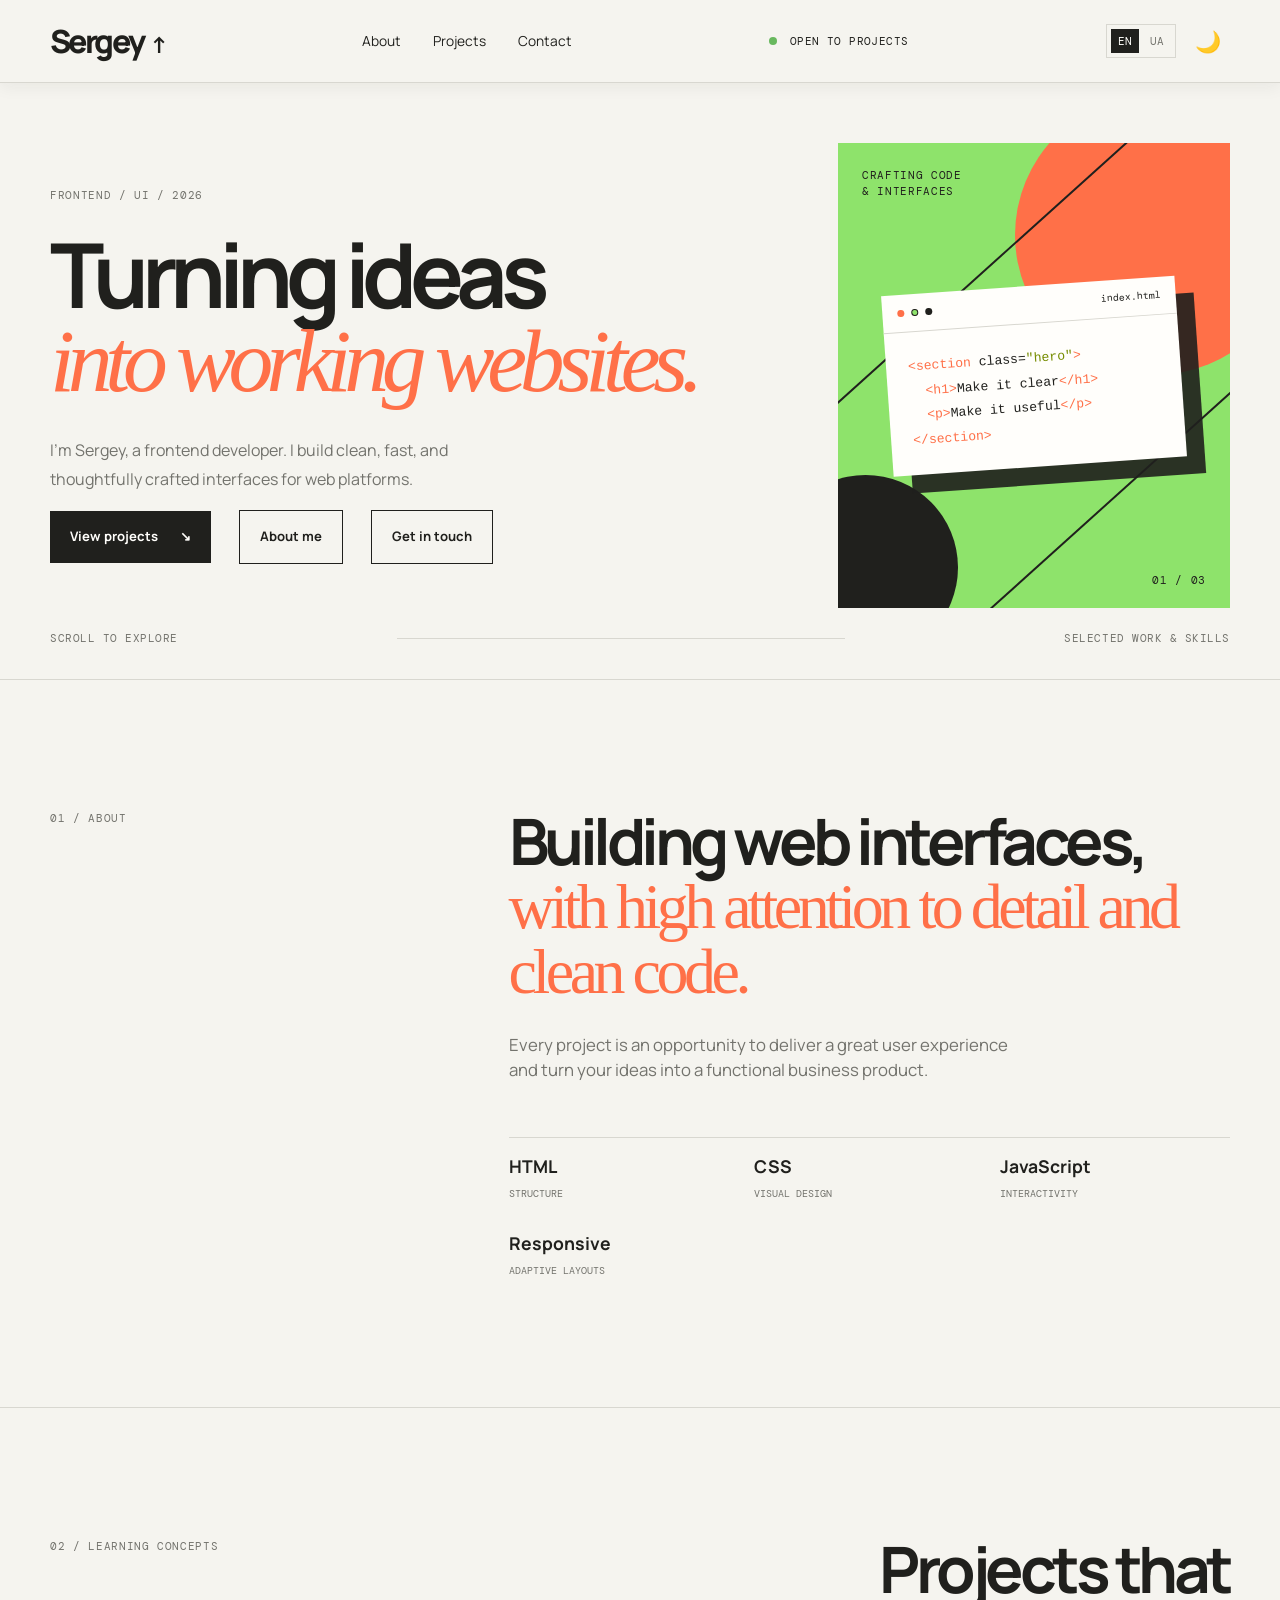
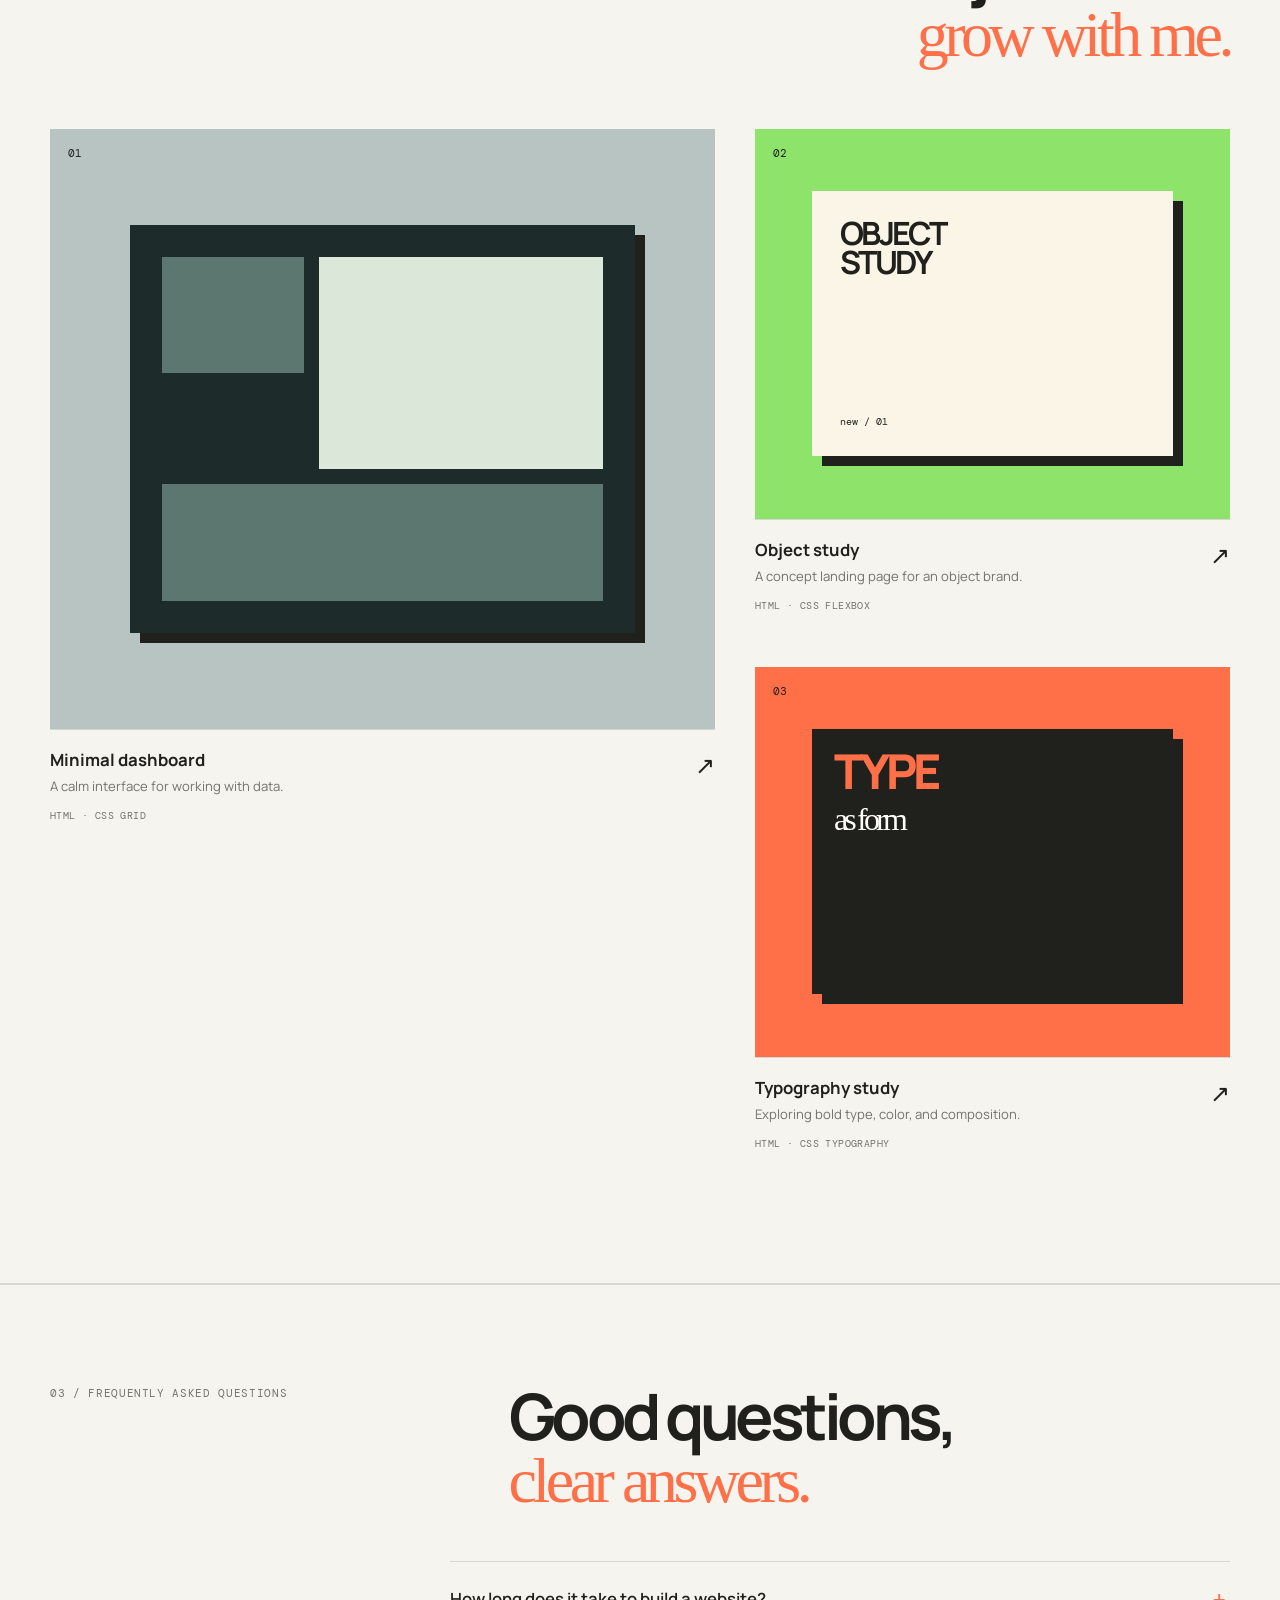
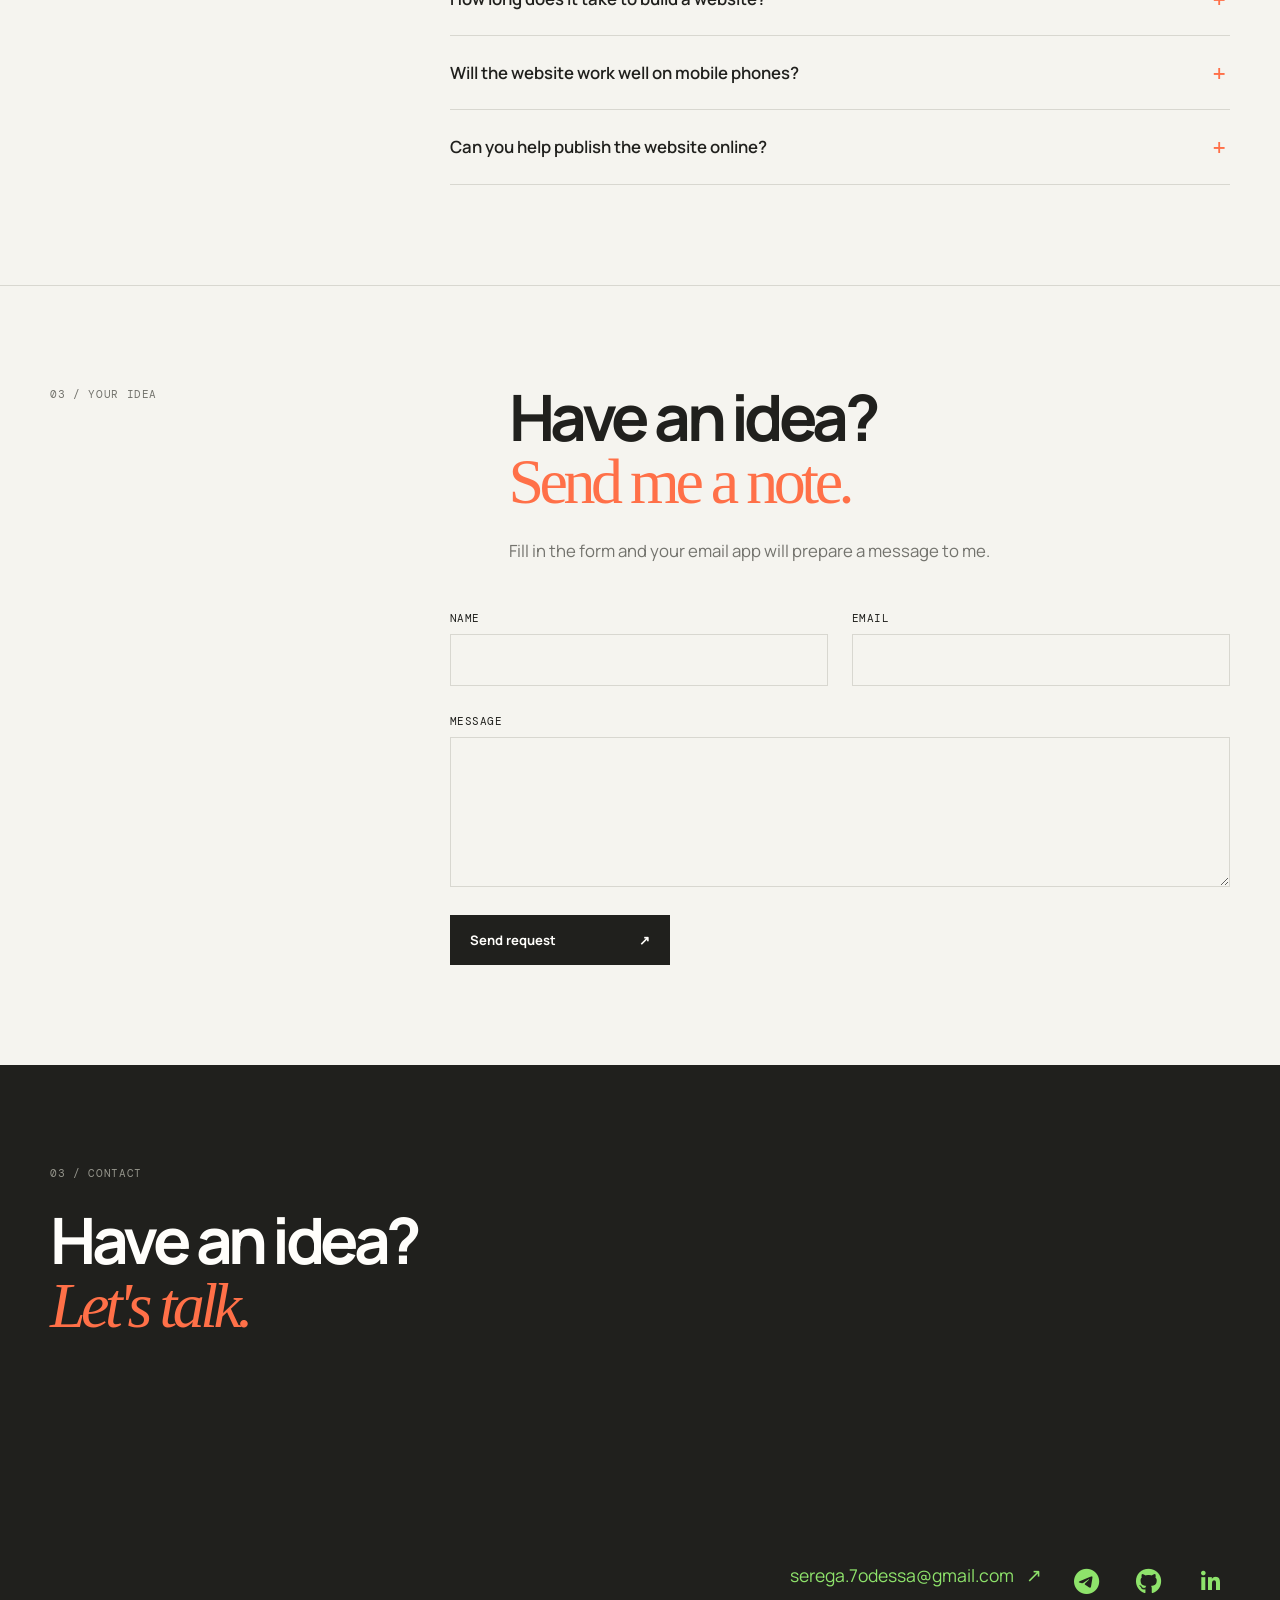
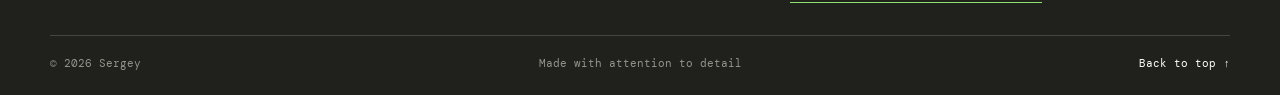
<file: index.html>
<!DOCTYPE html>
<html lang="en">
  <head>
    <meta charset="UTF-8" />
    <meta name="viewport" content="width=device-width, initial-scale=1.0" />
    <meta name="description" content="Portfolio of Sergey, a junior frontend developer." />
    <meta property="og:title" content="Sergey — Frontend Developer | Portfolio" />
    <meta property="og:description" content="Minimalistic and fast websites with attention to detail" />
    <meta property="og:type" content="website" />
    <meta property="og:url" content="https://layoutartist.github.io/my-first-site/" />
    <link rel="icon" type="image/svg+xml" href="data:image/svg+xml,%3Csvg xmlns='http://www.w3.org/2000/svg' viewBox='0 0 64 64'%3E%3Crect width='64' height='64' rx='14' fill='%2320201d'/%3E%3Ctext x='32' y='45' text-anchor='middle' font-family='Arial,sans-serif' font-size='42' font-weight='700' fill='%238ee36b'%3ES%3C/text%3E%3C/svg%3E" />
    <title>Sergey — Frontend Developer</title>
    <link rel="preconnect" href="https://fonts.googleapis.com" />
    <link rel="preconnect" href="https://fonts.gstatic.com" crossorigin />
    <link href="https://fonts.googleapis.com/css2?family=DM+Mono:wght@400;500&family=Manrope:wght@400;500;600;700;800&display=swap" rel="stylesheet" />
    <link rel="stylesheet" href="style.css" />
    <link rel="stylesheet" href="https://cdnjs.cloudflare.com/ajax/libs/font-awesome/6.7.2/css/all.min.css" />
  </head>
  <body>
    <header class="site-header">
      <div class="container nav">
        <a class="logo" href="#top" title="Back to top">Sergey <span>↑</span></a>
        <nav class="menu" aria-label="Main navigation">
          <a href="#about">About</a>
          <a href="#projects">Projects</a>
          <a href="#contact">Contact</a>
        </nav>
        <a class="nav-status" href="#contact"><span></span> Open to projects</a>
        <div class="nav-controls">
          <nav class="language-switch" aria-label="Choose language">
            <a href="./index.html" lang="en" aria-current="page">EN</a>
            <a href="./index-ua.html" lang="uk">UA</a>
          </nav>
          <button id="theme-toggle" class="theme-btn" type="button" aria-label="Toggle color theme" aria-pressed="false">🌙</button>
        </div>
      </div>
    </header>

    <main id="top">
      <section class="hero">
        <div class="container hero-grid">
          <div class="hero-copy">
            <p class="eyebrow">Frontend / UI / 2026</p>
            <h1>Turning ideas<br /><em>into working websites.</em></h1>
<p class="hero-description">I'm Sergey, a frontend developer. I build clean, fast, and thoughtfully crafted interfaces for web platforms.</p>
          </p>
            <div class="hero-actions">
              <a class="button button-dark" href="#projects">View projects <span>↘</span></a>
              <a class="button button-light" href="#about">About me</a>
              <a class="button button-light" href="#contact">Get in touch</a>
            </div>
          </div>

          <div class="hero-art" aria-label="Abstract interface illustration">
            <div class="art-label">CRAFTING CODE<br />& INTERFACES</div>
            <div class="art-circle circle-one"></div>
            <div class="art-circle circle-two"></div>
            <div class="art-line line-one"></div>
            <div class="art-line line-two"></div>
            <div class="code-card">
              <div class="code-top"><span></span><span></span><span></span><b>index.html</b></div>
              <pre><code><i>&lt;section</i> class=<strong>"hero"</strong><i>&gt;</i>
  <i>&lt;h1&gt;</i>Make it clear<i>&lt;/h1&gt;</i>
  <i>&lt;p&gt;</i>Make it useful<i>&lt;/p&gt;</i>
<i>&lt;/section&gt;</i></code></pre>
            </div>
            <div class="art-caption">01 / 03</div>
          </div>
        </div>
        <div class="container hero-bottom">
          <span>Scroll to explore</span>
          <span class="scroll-line"></span>
          <span>Selected work &amp; skills</span>
        </div>
      </section>

      <section id="about" class="section about-section">
        <div class="container split-heading">
          <p class="section-number">01 / about</p>
          <div>
<h2>Building web interfaces,<br /><span>with high attention to detail and clean code.</span></h2>
<p class="section-lead">Every project is an opportunity to deliver a great user experience and turn your ideas into a functional business product.</p>
<div class="skill-list">
              <div><span>HTML</span><b>structure</b></div>
              <div><span>CSS</span><b>visual design</b></div>
              <div><span>JavaScript</span><b>interactivity</b></div>
              <div><span>Responsive</span><b>adaptive layouts</b></div>
            </div>
          </div>
        </div>
      </section>

      <section id="projects" class="section projects-section">
        <div class="container">
          <div class="section-heading">
            <p class="section-number">02 / learning concepts</p>
            <h2>Projects that<br /><span>grow with me.</span></h2>
          </div>
          <div class="project-grid">
            <a href="project-2-en.html" class="project project-large">
              <div class="project-visual visual-slate"><span class="visual-tag">01</span><div class="mockup mockup-dashboard"><div></div><div></div><div></div></div></div>
              <div class="project-info"><div><h3>Minimal dashboard</h3><p>A calm interface for working with data.</p><small class="project-tech">HTML · CSS Grid</small></div><span class="project-arrow">↗</span></div>
            </a>
            <a href="project-1-en.html" class="project">
              <div class="project-visual visual-lime"><span class="visual-tag">02</span><div class="mockup mockup-shop"><b>OBJECT<br />STUDY</b><i>new / 01</i></div></div>
              <div class="project-info"><div><h3>Object study</h3><p>A concept landing page for an object brand.</p><small class="project-tech">HTML · CSS Flexbox</small></div><span class="project-arrow">↗</span></div>
            </a>
            <a href="project-3-en.html" class="project">
              <div class="project-visual visual-orange"><span class="visual-tag">03</span><div class="mockup mockup-type">TYPE<br /><em>as form</em></div></div>
              <div class="project-info"><div><h3>Typography study</h3><p>Exploring bold type, color, and composition.</p><small class="project-tech">HTML · CSS typography</small></div><span class="project-arrow">↗</span></div>
            </a>
          </div>
        </div>
      </section>
    </main>

    <section class="faq-section" aria-labelledby="faq-title">
      <div class="container">
        <div class="faq-heading">
          <p class="section-number">03 / frequently asked questions</p>
          <h2 id="faq-title">Good questions,<br /><span>clear answers.</span></h2>
        </div>
        <div class="faq-list">
          <details class="faq-item">
            <summary>How long does it take to build a website?</summary>
            <div class="faq-answer"><div><p>Usually 3 to 7 days, depending on the layout's complexity and the amount of content.</p></div></div>
          </details>
          <details class="faq-item">
            <summary>Will the website work well on mobile phones?</summary>
            <div class="faq-answer"><div><p>Yes. Every project is designed with a mobile-first approach and looks great on screens of all sizes.</p></div></div>
          </details>
          <details class="faq-item">
            <summary>Can you help publish the website online?</summary>
            <div class="faq-answer"><div><p>Yes. I can help you launch your website on free GitHub Pages hosting or on your own server.</p></div></div>
          </details>
        </div>
      </div>
    </section>

    <section class="contact-form-section" aria-labelledby="contact-form-title">
      <div class="container">
        <div class="contact-form-heading">
          <p class="section-number">03 / your idea</p>
          <div>
            <h2 id="contact-form-title">Have an idea?<br /><span>Send me a note.</span></h2>
            <p class="section-lead">Fill in the form and your email app will prepare a message to me.</p>
          </div>
        </div>
        <form class="contact-form" action="mailto:serega.7odessa@gmail.com" method="post" enctype="text/plain">
          <div class="contact-form-fields">
            <div class="form-field">
              <label for="contact-name">Name</label>
              <input id="contact-name" name="Name" type="text" autocomplete="name" required />
            </div>
            <div class="form-field">
              <label for="contact-email">Email</label>
              <input id="contact-email" name="Email" type="email" autocomplete="email" required />
            </div>
            <div class="form-field form-field-message">
              <label for="contact-message">Message</label>
              <textarea id="contact-message" name="Message" rows="5" required></textarea>
            </div>
          </div>
          <button class="button button-dark form-submit" type="submit">Send request <span>↗</span></button>
        </form>
      </div>
    </section>

    <footer id="contact" class="footer">
      <div class="container footer-top"><p class="section-number">03 / contact</p><h2>Have an idea?<br /><em>Let's talk.</em></h2><div class="contact-links"><a class="contact-link" href="mailto:serega.7odessa@gmail.com">serega.7odessa@gmail.com <span>↗</span></a><div class="contact-socials"><a class="contact-social-link contact-social-telegram" href="https://t.me/serega_dev_ua" target="_blank" rel="noopener noreferrer" aria-label="Telegram" title="Telegram"><i class="fa-brands fa-telegram" aria-hidden="true"></i></a><a class="contact-social-link contact-social-github" href="https://github.com/layoutartist" target="_blank" rel="noopener noreferrer" aria-label="GitHub" title="GitHub"><i class="fa-brands fa-github" aria-hidden="true"></i></a><a class="contact-social-link contact-social-linkedin" href="#" target="_blank" rel="noopener noreferrer" aria-label="LinkedIn" title="LinkedIn"><i class="fa-brands fa-linkedin-in" aria-hidden="true"></i></a></div></div></div>
      <div class="container footer-bottom"><span>© 2026 Sergey</span><span>Made with attention to detail</span><a href="#top">Back to top ↑</a></div>
    </footer>
    <script>
      const toggleBtn = document.getElementById('theme-toggle');
      if (localStorage.getItem('theme') === 'dark') {
        document.body.classList.add('dark-theme');
        toggleBtn.textContent = '☀️';
        toggleBtn.setAttribute('aria-pressed', 'true');
      }

      toggleBtn.addEventListener('click', () => {
        document.body.classList.toggle('dark-theme');
        if (document.body.classList.contains('dark-theme')) {
          toggleBtn.textContent = '☀️';
          toggleBtn.setAttribute('aria-pressed', 'true');
          localStorage.setItem('theme', 'dark');
        } else {
          toggleBtn.textContent = '🌙';
          toggleBtn.setAttribute('aria-pressed', 'false');
          localStorage.setItem('theme', 'light');
        }
      });
    </script>
    <script>
  document.addEventListener('contextmenu', event => event.preventDefault());
  document.onkeydown = function(e) {
    if(e.keyCode == 123) return false;
    if(e.ctrlKey && e.shiftKey && e.keyCode == 'I'.charCodeAt(0)) return false;
    if(e.ctrlKey && e.shiftKey && e.keyCode == 'C'.charCodeAt(0)) return false;
    if(e.ctrlKey && e.shiftKey && e.keyCode == 'J'.charCodeAt(0)) return false;
    if(e.ctrlKey && e.keyCode == 'U'.charCodeAt(0)) return false;
  }
</script>
  </body>
</html>
</file>
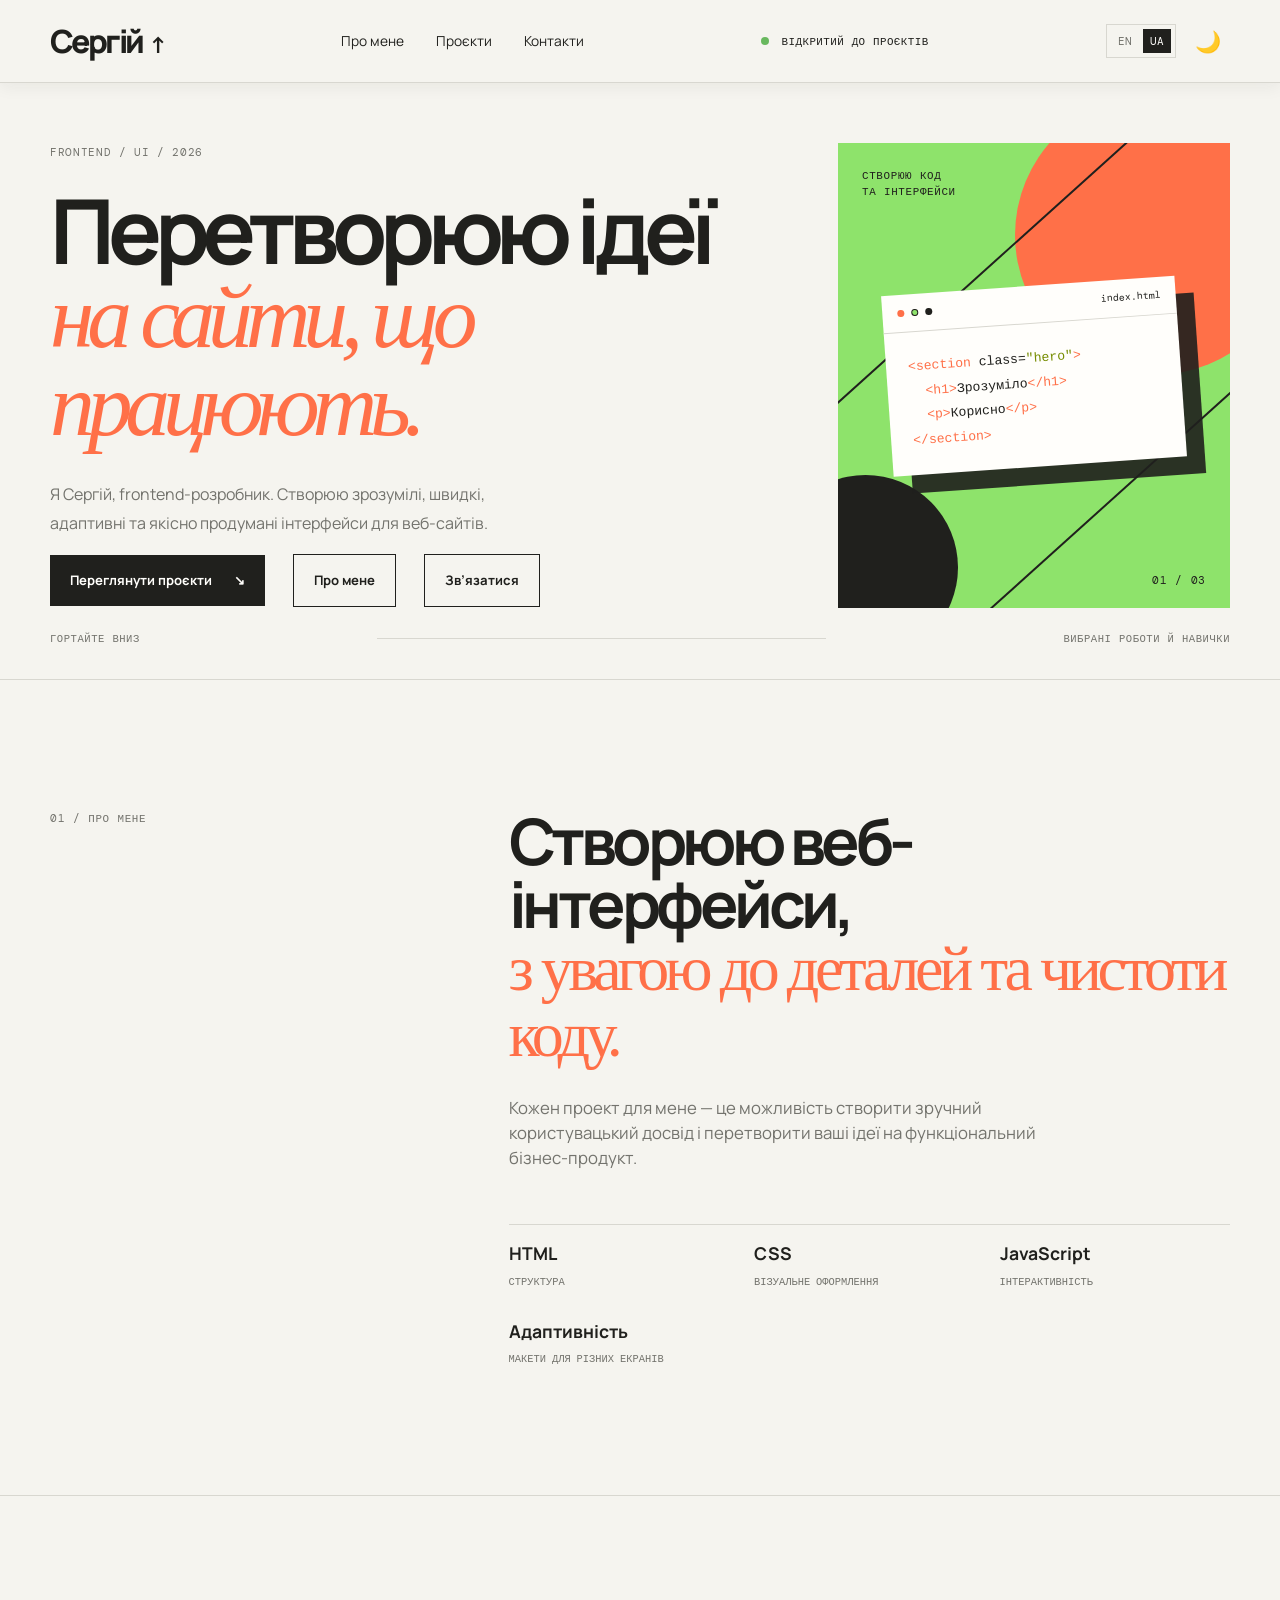
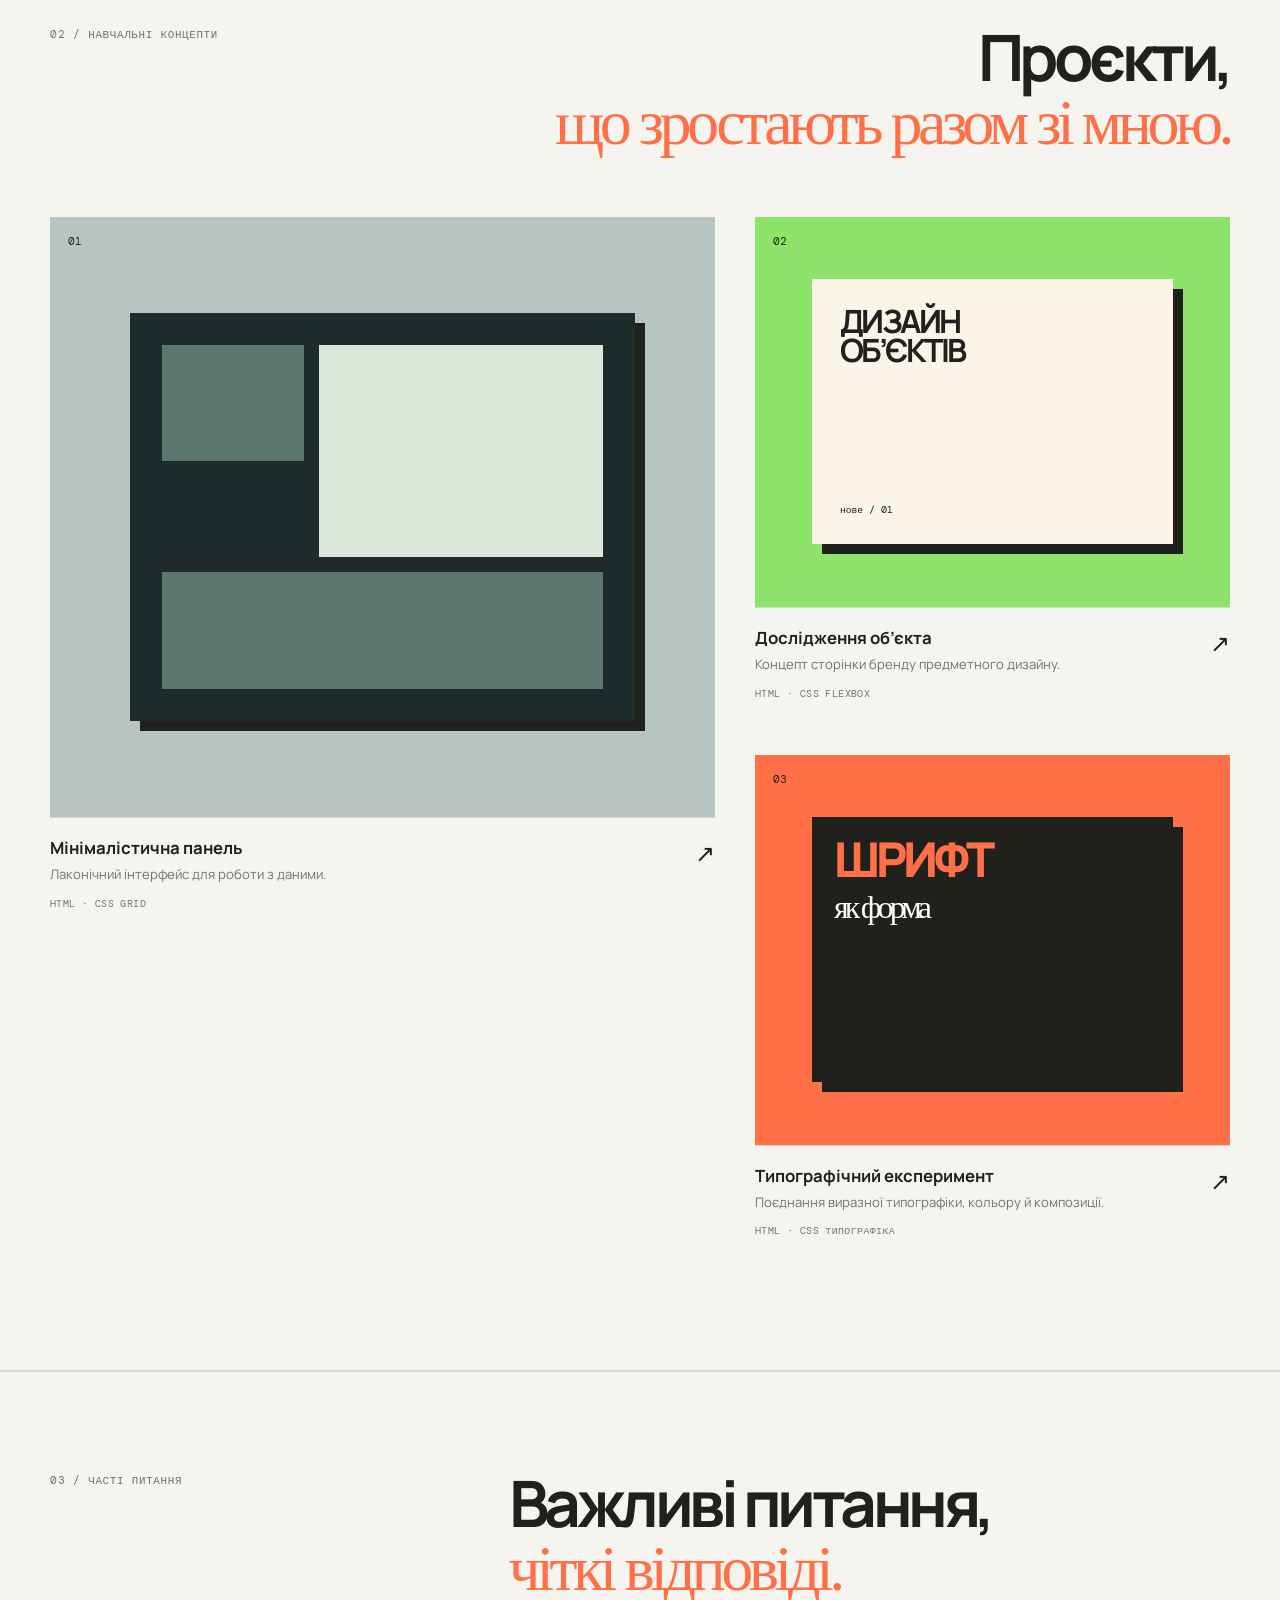
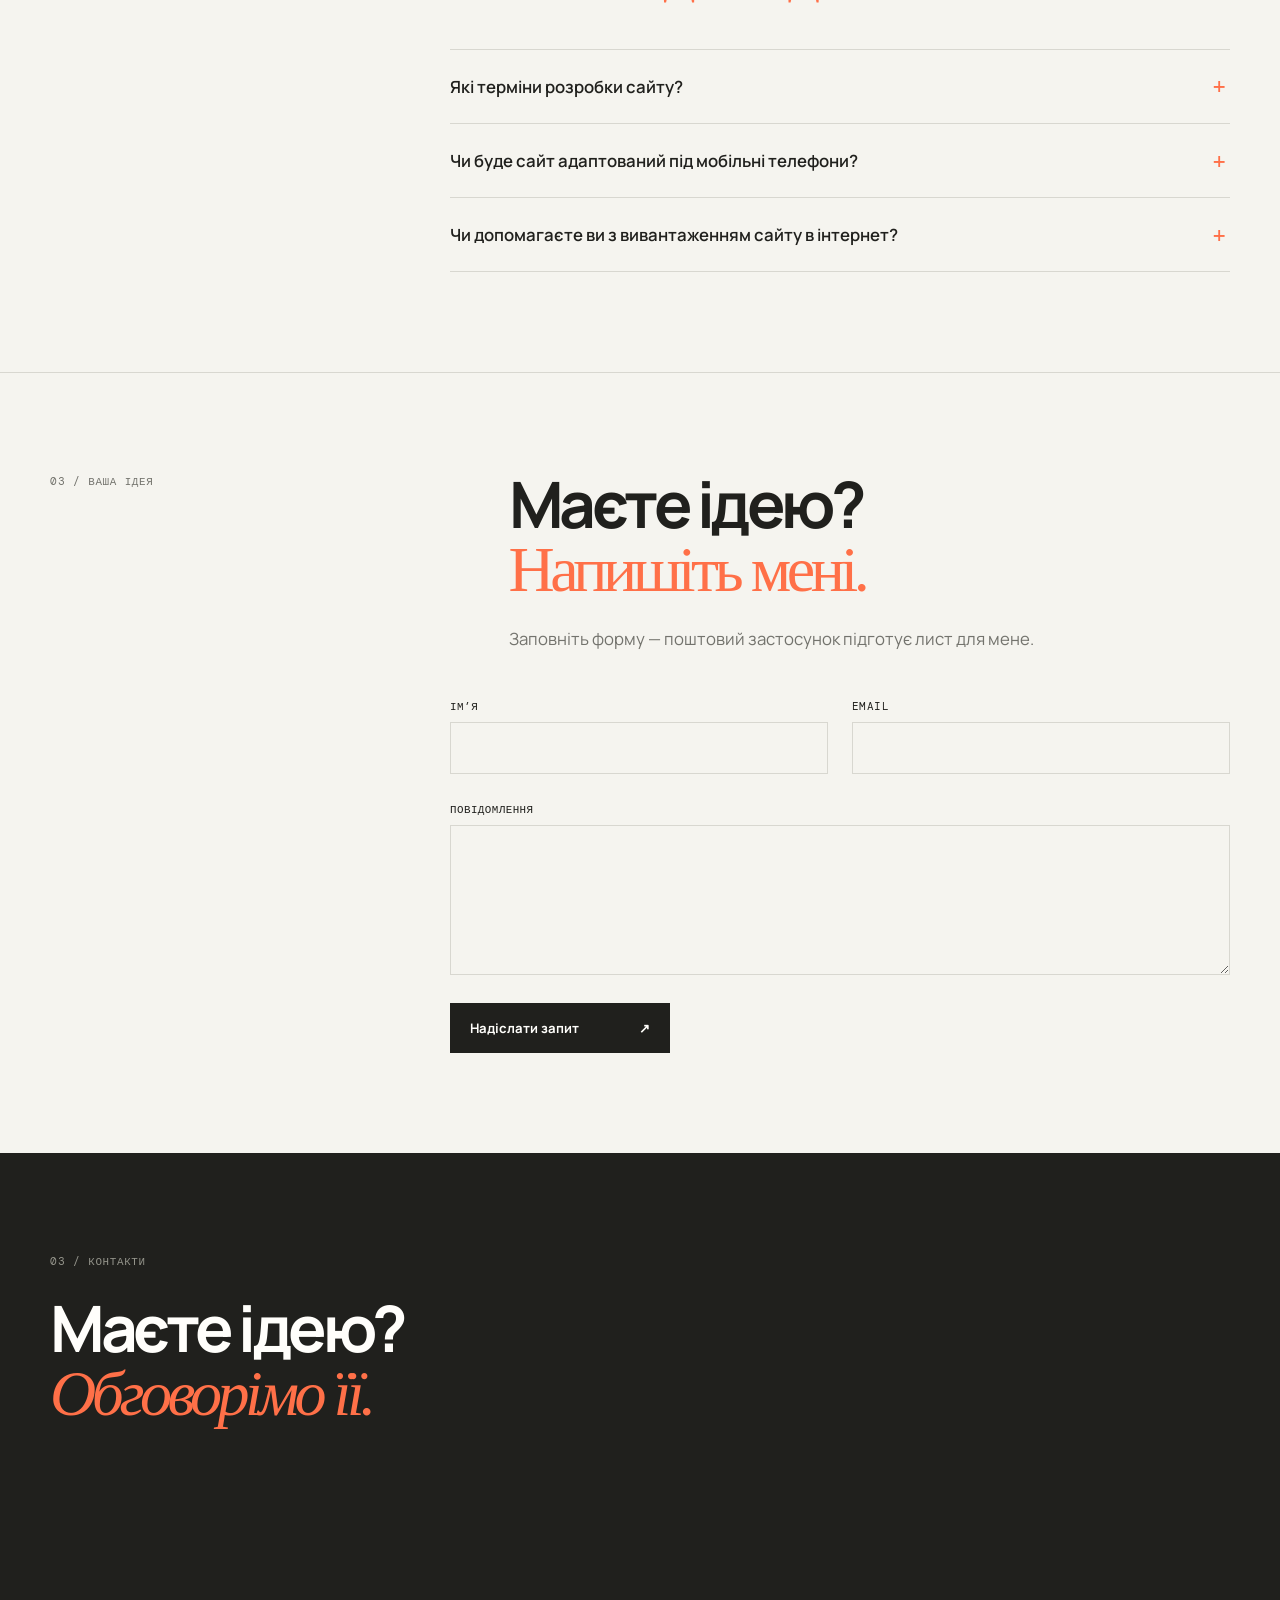
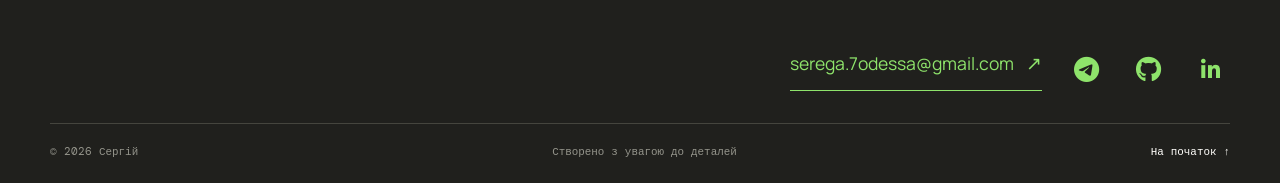
<file: index-ua.html>
<!DOCTYPE html>
<html lang="uk">
  <head>
    <meta charset="UTF-8" />
    <meta name="viewport" content="width=device-width, initial-scale=1.0" />
    <meta name="description" content="Портфоліо Сергія, початківця frontend-розробника." />
    <meta property="og:title" content="Сергій — Frontend Developer | Портфоліо" />
    <meta property="og:description" content="Мінімалістичні та швидкі сайти без візуального шуму" />
    <meta property="og:type" content="website" />
    <meta property="og:url" content="https://layoutartist.github.io/my-first-site/index-ua.html" />
    <link rel="icon" type="image/svg+xml" href="data:image/svg+xml,%3Csvg xmlns='http://www.w3.org/2000/svg' viewBox='0 0 64 64'%3E%3Crect width='64' height='64' rx='14' fill='%2320201d'/%3E%3Ctext x='32' y='45' text-anchor='middle' font-family='Arial,sans-serif' font-size='42' font-weight='700' fill='%238ee36b'%3ES%3C/text%3E%3C/svg%3E" />
    <title>Сергій — Frontend-розробник</title>
    <link rel="preconnect" href="https://fonts.googleapis.com" />
    <link rel="preconnect" href="https://fonts.gstatic.com" crossorigin />
    <link href="https://fonts.googleapis.com/css2?family=DM+Mono:wght@400;500&family=Manrope:wght@400;500;600;700;800&display=swap" rel="stylesheet" />
    <link rel="stylesheet" href="style.css" />
    <link rel="stylesheet" href="https://cdnjs.cloudflare.com/ajax/libs/font-awesome/6.7.2/css/all.min.css" />
  </head>
  <body>
    <header class="site-header">
      <div class="container nav">
        <a class="logo" href="#top" title="На початок сторінки">Сергій <span>↑</span></a>
        <nav class="menu" aria-label="Головна навігація">
          <a href="#about">Про мене</a>
          <a href="#projects">Проєкти</a>
          <a href="#contact">Контакти</a>
        </nav>
        <a class="nav-status" href="#contact"><span></span> Відкритий до проєктів</a>
        <div class="nav-controls">
          <nav class="language-switch" aria-label="Оберіть мову">
            <a href="./index.html" lang="en">EN</a>
            <a href="./index-ua.html" lang="uk" aria-current="page">UA</a>
          </nav>
          <button id="theme-toggle" class="theme-btn" type="button" aria-label="Перемкнути тему" aria-pressed="false">🌙</button>
        </div>
      </div>
    </header>

    <main id="top">
      <section class="hero">
        <div class="container hero-grid">
          <div class="hero-copy">
            <p class="eyebrow">Frontend / UI / 2026</p>
            <h1>Перетворюю ідеї<br /><em>на сайти, що працюють.</em></h1>
            <p class="hero-description">
              Я Сергій, frontend-розробник. Створюю зрозумілі, швидкі, адаптивні та якісно продумані інтерфейси для веб-сайтів.
            </p>
            <div class="hero-actions">
              <a class="button button-dark" href="#projects">Переглянути проєкти <span>↘</span></a>
              <a class="button button-light" href="#about">Про мене</a>
              <a class="button button-light" href="#contact">Зв’язатися</a>
            </div>
          </div>

          <div class="hero-art" aria-label="Абстрактна ілюстрація інтерфейсу">
            <div class="art-label">СТВОРЮЮ КОД<br />ТА ІНТЕРФЕЙСИ</div>
            <div class="art-circle circle-one"></div>
            <div class="art-circle circle-two"></div>
            <div class="art-line line-one"></div>
            <div class="art-line line-two"></div>
            <div class="code-card">
              <div class="code-top"><span></span><span></span><span></span><b>index.html</b></div>
              <pre><code><i>&lt;section</i> class=<strong>"hero"</strong><i>&gt;</i>
  <i>&lt;h1&gt;</i>Зрозуміло<i>&lt;/h1&gt;</i>
  <i>&lt;p&gt;</i>Корисно<i>&lt;/p&gt;</i>
<i>&lt;/section&gt;</i></code></pre>
            </div>
            <div class="art-caption">01 / 03</div>
          </div>
        </div>
        <div class="container hero-bottom">
          <span>Гортайте вниз</span>
          <span class="scroll-line"></span>
          <span>Вибрані роботи й навички</span>
        </div>
      </section>

      <section id="about" class="section about-section">
        <div class="container split-heading">
          <p class="section-number">01 / про мене</p>
          <div>
            <h2>Створюю веб-інтерфейси,<br /><span>з увагою до деталей та чистоти коду.</span></h2>
            <p class="section-lead">Кожен проект для мене — це можливість створити зручний користувацький досвід і перетворити ваші ідеї на функціональний бізнес-продукт.</p>
            <div class="skill-list">
              <div><span>HTML</span><b>структура</b></div>
              <div><span>CSS</span><b>візуальне оформлення</b></div>
              <div><span>JavaScript</span><b>інтерактивність</b></div>
              <div><span>Адаптивність</span><b>макети для різних екранів</b></div>
            </div>
          </div>
        </div>
      </section>

      <section id="projects" class="section projects-section">
        <div class="container">
          <div class="section-heading">
            <p class="section-number">02 / навчальні концепти</p>
            <h2>Проєкти,<br /><span>що зростають разом зі мною.</span></h2>
          </div>
          <div class="project-grid">
            <a href="project-2.html" class="project project-large">
              <div class="project-visual visual-slate"><span class="visual-tag">01</span><div class="mockup mockup-dashboard"><div></div><div></div><div></div></div></div>
              <div class="project-info"><div><h3>Мінімалістична панель</h3><p>Лаконічний інтерфейс для роботи з даними.</p><small class="project-tech">HTML · CSS Grid</small></div><span class="project-arrow">↗</span></div>
            </a>
            <a href="project-1.html" class="project">
              <div class="project-visual visual-lime"><span class="visual-tag">02</span><div class="mockup mockup-shop"><b>ДИЗАЙН<br />ОБ’ЄКТІВ</b><i>нове / 01</i></div></div>
              <div class="project-info"><div><h3>Дослідження об’єкта</h3><p>Концепт сторінки бренду предметного дизайну.</p><small class="project-tech">HTML · CSS Flexbox</small></div><span class="project-arrow">↗</span></div>
            </a>
            <a href="project-3.html" class="project">
              <div class="project-visual visual-orange"><span class="visual-tag">03</span><div class="mockup mockup-type">ШРИФТ<br /><em>як форма</em></div></div>
              <div class="project-info"><div><h3>Типографічний експеримент</h3><p>Поєднання виразної типографіки, кольору й композиції.</p><small class="project-tech">HTML · CSS типографіка</small></div><span class="project-arrow">↗</span></div>
            </a>
          </div>
        </div>
      </section>
    </main>

    <section class="faq-section" aria-labelledby="faq-title">
      <div class="container">
        <div class="faq-heading">
          <p class="section-number">03 / часті питання</p>
          <h2 id="faq-title">Важливі питання,<br /><span>чіткі відповіді.</span></h2>
        </div>
        <div class="faq-list">
          <details class="faq-item">
            <summary>Які терміни розробки сайту?</summary>
            <div class="faq-answer"><div><p>Зазвичай від 3 до 7 днів залежно від складності макету та об'єму контенту.</p></div></div>
          </details>
          <details class="faq-item">
            <summary>Чи буде сайт адаптований під мобільні телефони?</summary>
            <div class="faq-answer"><div><p>Так, абсолютно всі проєкти розробляються за принципом Mobile-First і чудово виглядають на будь-яких екранах.</p></div></div>
          </details>
          <details class="faq-item">
            <summary>Чи допомагаєте ви з вивантаженням сайту в інтернет?</summary>
            <div class="faq-answer"><div><p>Так, я повністю допомагаю запустити сайт на безкоштовному хостингу GitHub Pages або вашому сервері.</p></div></div>
          </details>
        </div>
      </div>
    </section>

    <section class="contact-form-section" aria-labelledby="contact-form-title">
      <div class="container">
        <div class="contact-form-heading">
          <p class="section-number">03 / ваша ідея</p>
          <div>
            <h2 id="contact-form-title">Маєте ідею?<br /><span>Напишіть мені.</span></h2>
            <p class="section-lead">Заповніть форму — поштовий застосунок підготує лист для мене.</p>
          </div>
        </div>
        <form class="contact-form" action="mailto:serega.7odessa@gmail.com" method="post" enctype="text/plain">
          <div class="contact-form-fields">
            <div class="form-field">
              <label for="contact-name">Ім’я</label>
              <input id="contact-name" name="Name" type="text" autocomplete="name" required />
            </div>
            <div class="form-field">
              <label for="contact-email">Email</label>
              <input id="contact-email" name="Email" type="email" autocomplete="email" required />
            </div>
            <div class="form-field form-field-message">
              <label for="contact-message">Повідомлення</label>
              <textarea id="contact-message" name="Message" rows="5" required></textarea>
            </div>
          </div>
          <button class="button button-dark form-submit" type="submit">Надіслати запит <span>↗</span></button>
        </form>
      </div>
    </section>

    <footer id="contact" class="footer">
      <div class="container footer-top"><p class="section-number">03 / контакти</p><h2>Маєте ідею?<br /><em>Обговорімо її.</em></h2><div class="contact-links"><a class="contact-link" href="mailto:serega.7odessa@gmail.com">serega.7odessa@gmail.com <span>↗</span></a><div class="contact-socials"><a class="contact-social-link contact-social-telegram" href="https://t.me/serega_dev_ua" target="_blank" rel="noopener noreferrer" aria-label="Telegram" title="Telegram"><i class="fa-brands fa-telegram" aria-hidden="true"></i></a><a class="contact-social-link contact-social-github" href="https://github.com/layoutartist" target="_blank" rel="noopener noreferrer" aria-label="GitHub" title="GitHub"><i class="fa-brands fa-github" aria-hidden="true"></i></a><a class="contact-social-link contact-social-linkedin" href="#" target="_blank" rel="noopener noreferrer" aria-label="LinkedIn" title="LinkedIn"><i class="fa-brands fa-linkedin-in" aria-hidden="true"></i></a></div></div></div>
      <div class="container footer-bottom"><span>© 2026 Сергій</span><span>Створено з увагою до деталей</span><a href="#top">На початок ↑</a></div>
    </footer>
    <script>
      const toggleBtn = document.getElementById('theme-toggle');
      if (localStorage.getItem('theme') === 'dark') {
        document.body.classList.add('dark-theme');
        toggleBtn.textContent = '☀️';
        toggleBtn.setAttribute('aria-pressed', 'true');
      }

      toggleBtn.addEventListener('click', () => {
        document.body.classList.toggle('dark-theme');
        if (document.body.classList.contains('dark-theme')) {
          toggleBtn.textContent = '☀️';
          toggleBtn.setAttribute('aria-pressed', 'true');
          localStorage.setItem('theme', 'dark');
        } else {
          toggleBtn.textContent = '🌙';
          toggleBtn.setAttribute('aria-pressed', 'false');
          localStorage.setItem('theme', 'light');
        }
      });
    </script>
    <script>
  document.addEventListener('contextmenu', event => event.preventDefault());
  document.onkeydown = function(e) {
    if(e.keyCode == 123) return false;
    if(e.ctrlKey && e.shiftKey && e.keyCode == 'I'.charCodeAt(0)) return false;
    if(e.ctrlKey && e.shiftKey && e.keyCode == 'C'.charCodeAt(0)) return false;
    if(e.ctrlKey && e.shiftKey && e.keyCode == 'J'.charCodeAt(0)) return false;
    if(e.ctrlKey && e.keyCode == 'U'.charCodeAt(0)) return false;
  }
</script>
  </body>
</html>
</file>
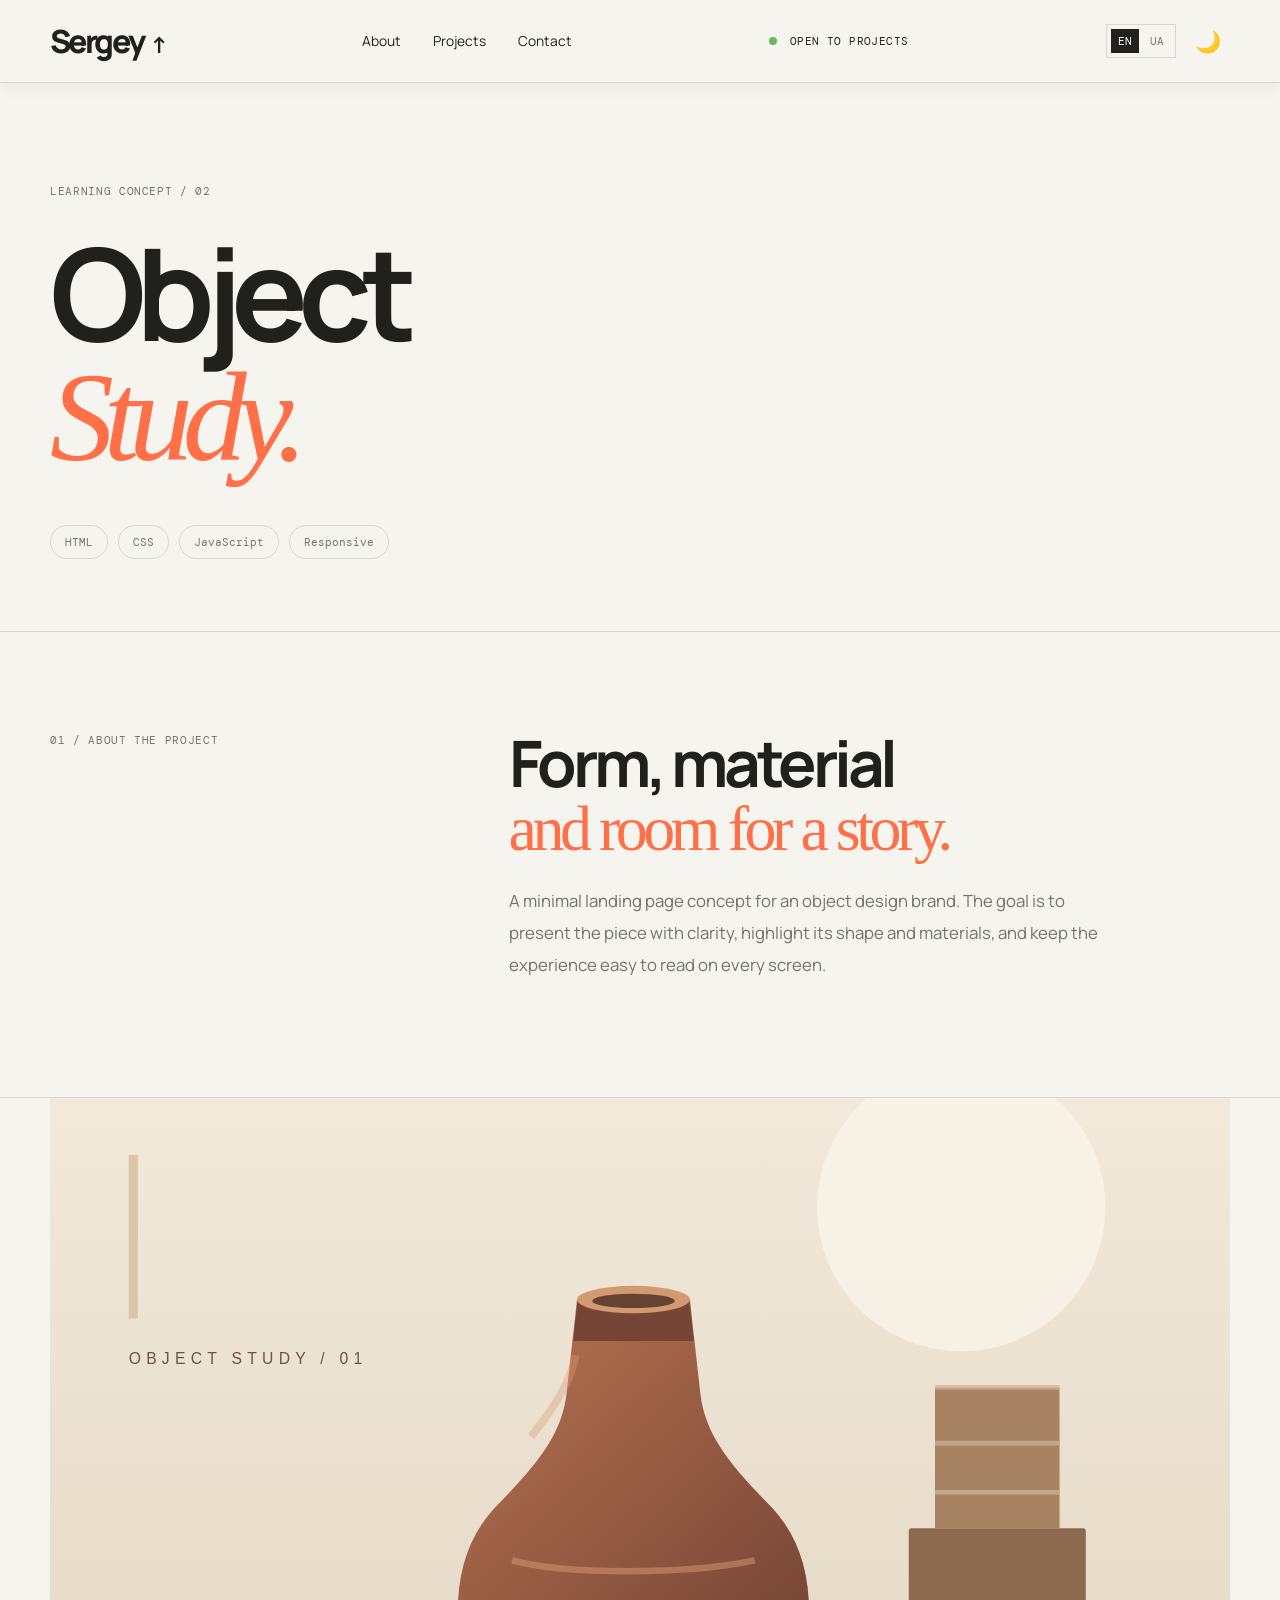
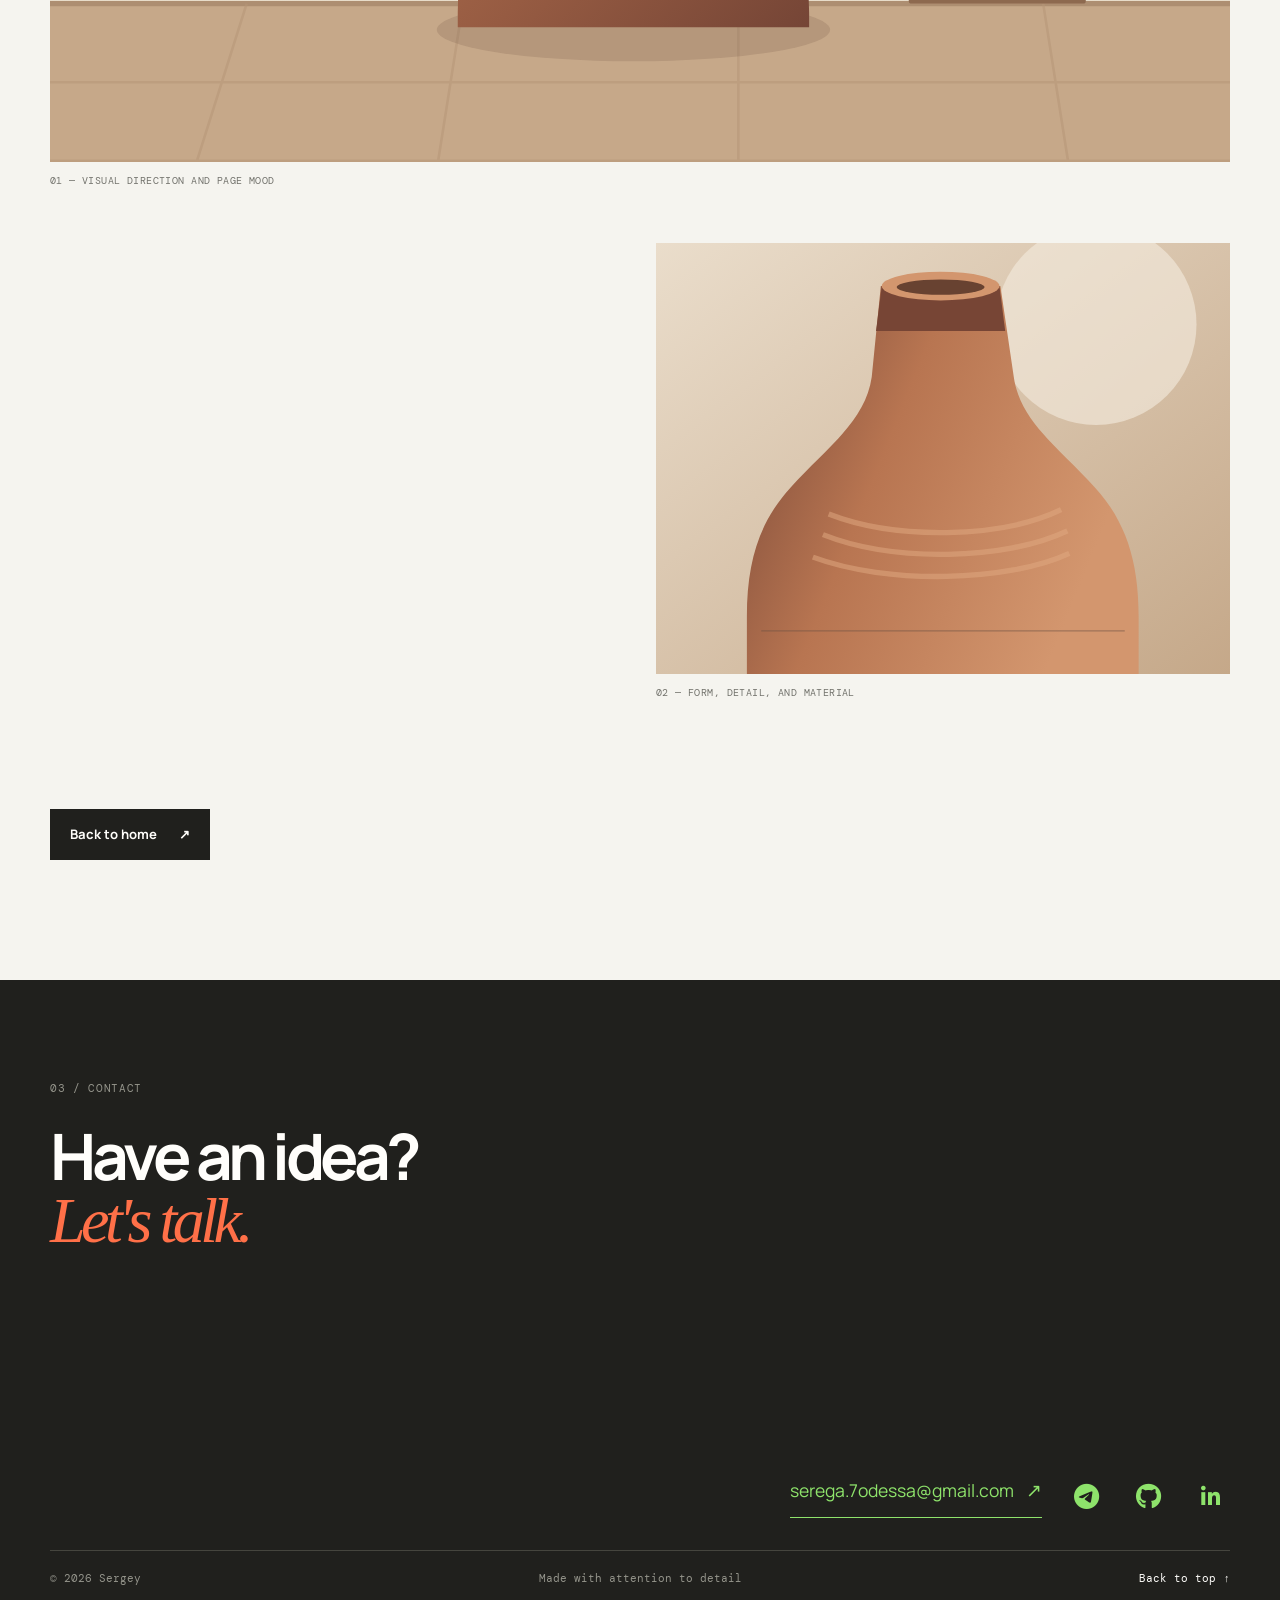
<file: project-1-en.html>
<!DOCTYPE html>
<html lang="en">
  <head>
    <meta charset="UTF-8" />
    <meta name="viewport" content="width=device-width, initial-scale=1.0" />
    <meta name="description" content="Object Study — a concept landing page for an object design brand." />
    <meta property="og:title" content="Sergey — Frontend Developer | Portfolio" />
    <meta property="og:description" content="Minimalistic and fast websites with attention to detail" />
    <meta property="og:type" content="website" />
    <meta property="og:url" content="https://layoutartist.github.io/my-first-site/project-1-en.html" />
    <link rel="icon" type="image/svg+xml" href="data:image/svg+xml,%3Csvg xmlns='http://www.w3.org/2000/svg' viewBox='0 0 64 64'%3E%3Crect width='64' height='64' rx='14' fill='%2320201d'/%3E%3Ctext x='32' y='45' text-anchor='middle' font-family='Arial,sans-serif' font-size='42' font-weight='700' fill='%238ee36b'%3ES%3C/text%3E%3C/svg%3E" />
    <title>Object Study — Sergey</title>
    <link rel="preconnect" href="https://fonts.googleapis.com" />
    <link rel="preconnect" href="https://fonts.gstatic.com" crossorigin />
    <link href="https://fonts.googleapis.com/css2?family=DM+Mono:wght@400;500&family=Manrope:wght@400;500;600;700;800&display=swap" rel="stylesheet" />
    <link rel="stylesheet" href="style.css" />
    <link rel="stylesheet" href="https://cdnjs.cloudflare.com/ajax/libs/font-awesome/6.7.2/css/all.min.css" />
  </head>
  <body>
    <header class="site-header">
      <div class="container nav">
        <a class="logo" href="index.html#top" title="Back to top">Sergey <span>↑</span></a>
        <nav class="menu" aria-label="Main navigation">
          <a href="index.html#about">About</a>
          <a href="index.html#projects">Projects</a>
          <a href="index.html#contact">Contact</a>
        </nav>
        <a class="nav-status" href="index.html#contact"><span></span> Open to projects</a>
        <div class="nav-controls">
          <nav class="language-switch" aria-label="Choose language">
            <a href="index.html" lang="en" aria-current="page">EN</a>
            <a href="project-1.html" lang="uk">UA</a>
          </nav>
          <button id="theme-toggle" class="theme-btn" type="button" aria-label="Toggle color theme" aria-pressed="false">🌙</button>
        </div>
      </div>
    </header>

    <main>
      <section class="case-hero">
        <div class="container">
          <p class="eyebrow">Learning concept / 02</p>
          <h1>Object<br /><em>Study.</em></h1>
          <ul class="case-tags" aria-label="Project technologies">
            <li class="case-tag">HTML</li>
            <li class="case-tag">CSS</li>
            <li class="case-tag">JavaScript</li>
            <li class="case-tag">Responsive</li>
          </ul>
        </div>
      </section>

      <section class="case-overview section">
        <div class="container split-heading">
          <p class="section-number">01 / about the project</p>
          <div>
            <h2>Form, material<br /><span>and room for a story.</span></h2>
            <p class="section-lead">A minimal landing page concept for an object design brand. The goal is to present the piece with clarity, highlight its shape and materials, and keep the experience easy to read on every screen.</p>
          </div>
        </div>
      </section>

      <section class="case-gallery container" aria-label="Project images">
        <figure class="case-image case-image-feature">
          <img src="images/object-study.svg" alt="Minimal product composition for an object design brand concept" />
          <figcaption>01 — Visual direction and page mood</figcaption>
        </figure>
        <figure class="case-image case-image-detail">
          <img src="images/object-detail.svg" alt="A close-up of an object design detail, shape, and texture" loading="lazy" />
          <figcaption>02 — Form, detail, and material</figcaption>
        </figure>
      </section>

      <section class="case-return">
        <div class="container">
          <a class="button button-dark" href="index.html#projects">Back to home <span>↗</span></a>
        </div>
      </section>
    </main>

    <footer id="contact" class="footer">
      <div class="container footer-top">
        <p class="section-number">03 / contact</p>
        <h2>Have an idea?<br /><em>Let's talk.</em></h2>
        <div class="contact-links">
          <a class="contact-link" href="mailto:serega.7odessa@gmail.com">serega.7odessa@gmail.com <span>↗</span></a>
          <div class="contact-socials">
            <a class="contact-social-link contact-social-telegram" href="https://t.me/serega_dev" target="_blank" rel="noopener noreferrer" aria-label="Telegram" title="Telegram"><i class="fa-brands fa-telegram" aria-hidden="true"></i></a>
            <a class="contact-social-link contact-social-github" href="https://github.com/layoutartist" target="_blank" rel="noopener noreferrer" aria-label="GitHub" title="GitHub"><i class="fa-brands fa-github" aria-hidden="true"></i></a>
            <a class="contact-social-link contact-social-linkedin" href="#" target="_blank" rel="noopener noreferrer" aria-label="LinkedIn" title="LinkedIn"><i class="fa-brands fa-linkedin-in" aria-hidden="true"></i></a>
          </div>
        </div>
      </div>
      <div class="container footer-bottom">
        <span>© 2026 Sergey</span>
        <span>Made with attention to detail</span>
        <a href="#">Back to top ↑</a>
      </div>
    </footer>
    <script>
      const toggleBtn = document.getElementById('theme-toggle');
      if (localStorage.getItem('theme') === 'dark') {
        document.body.classList.add('dark-theme');
        toggleBtn.textContent = '☀️';
        toggleBtn.setAttribute('aria-pressed', 'true');
      }

      toggleBtn.addEventListener('click', () => {
        document.body.classList.toggle('dark-theme');
        if (document.body.classList.contains('dark-theme')) {
          toggleBtn.textContent = '☀️';
          toggleBtn.setAttribute('aria-pressed', 'true');
          localStorage.setItem('theme', 'dark');
        } else {
          toggleBtn.textContent = '🌙';
          toggleBtn.setAttribute('aria-pressed', 'false');
          localStorage.setItem('theme', 'light');
        }
      });
    </script>
  </body>
</html>
</file>
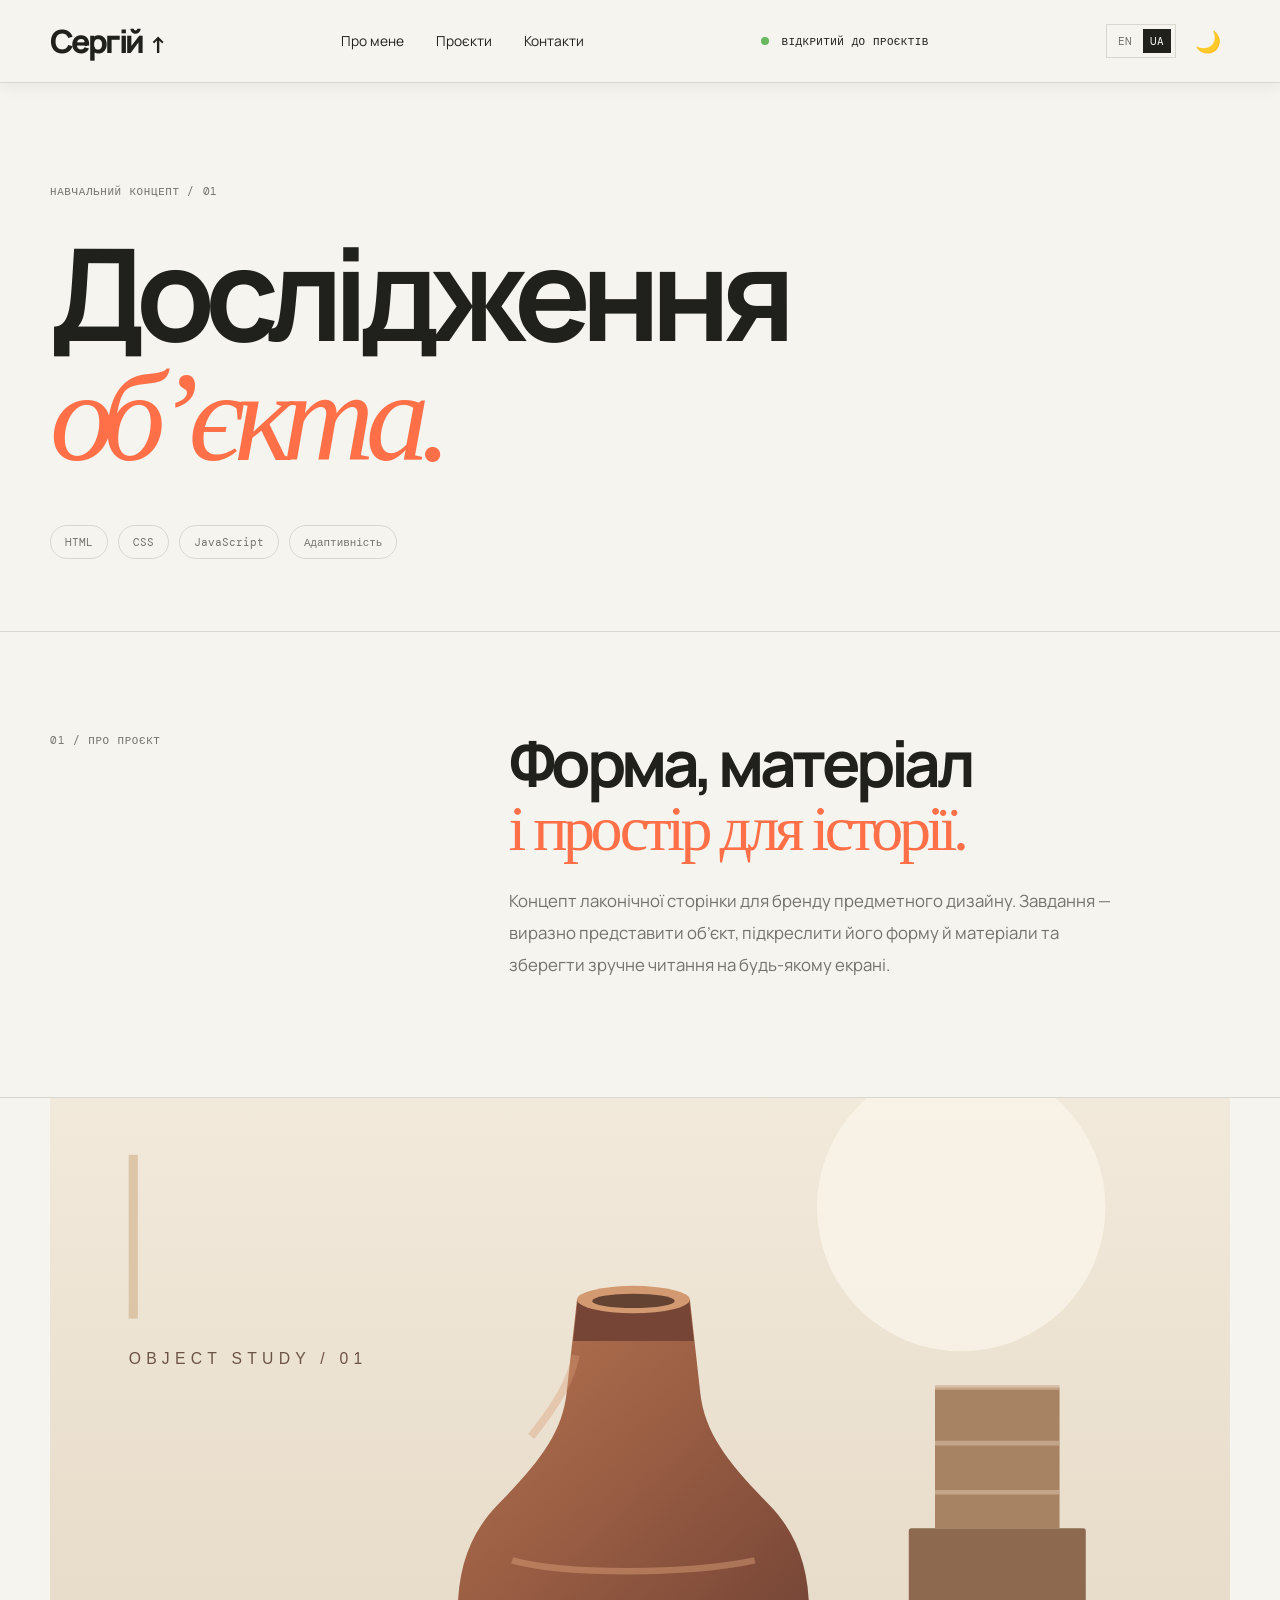
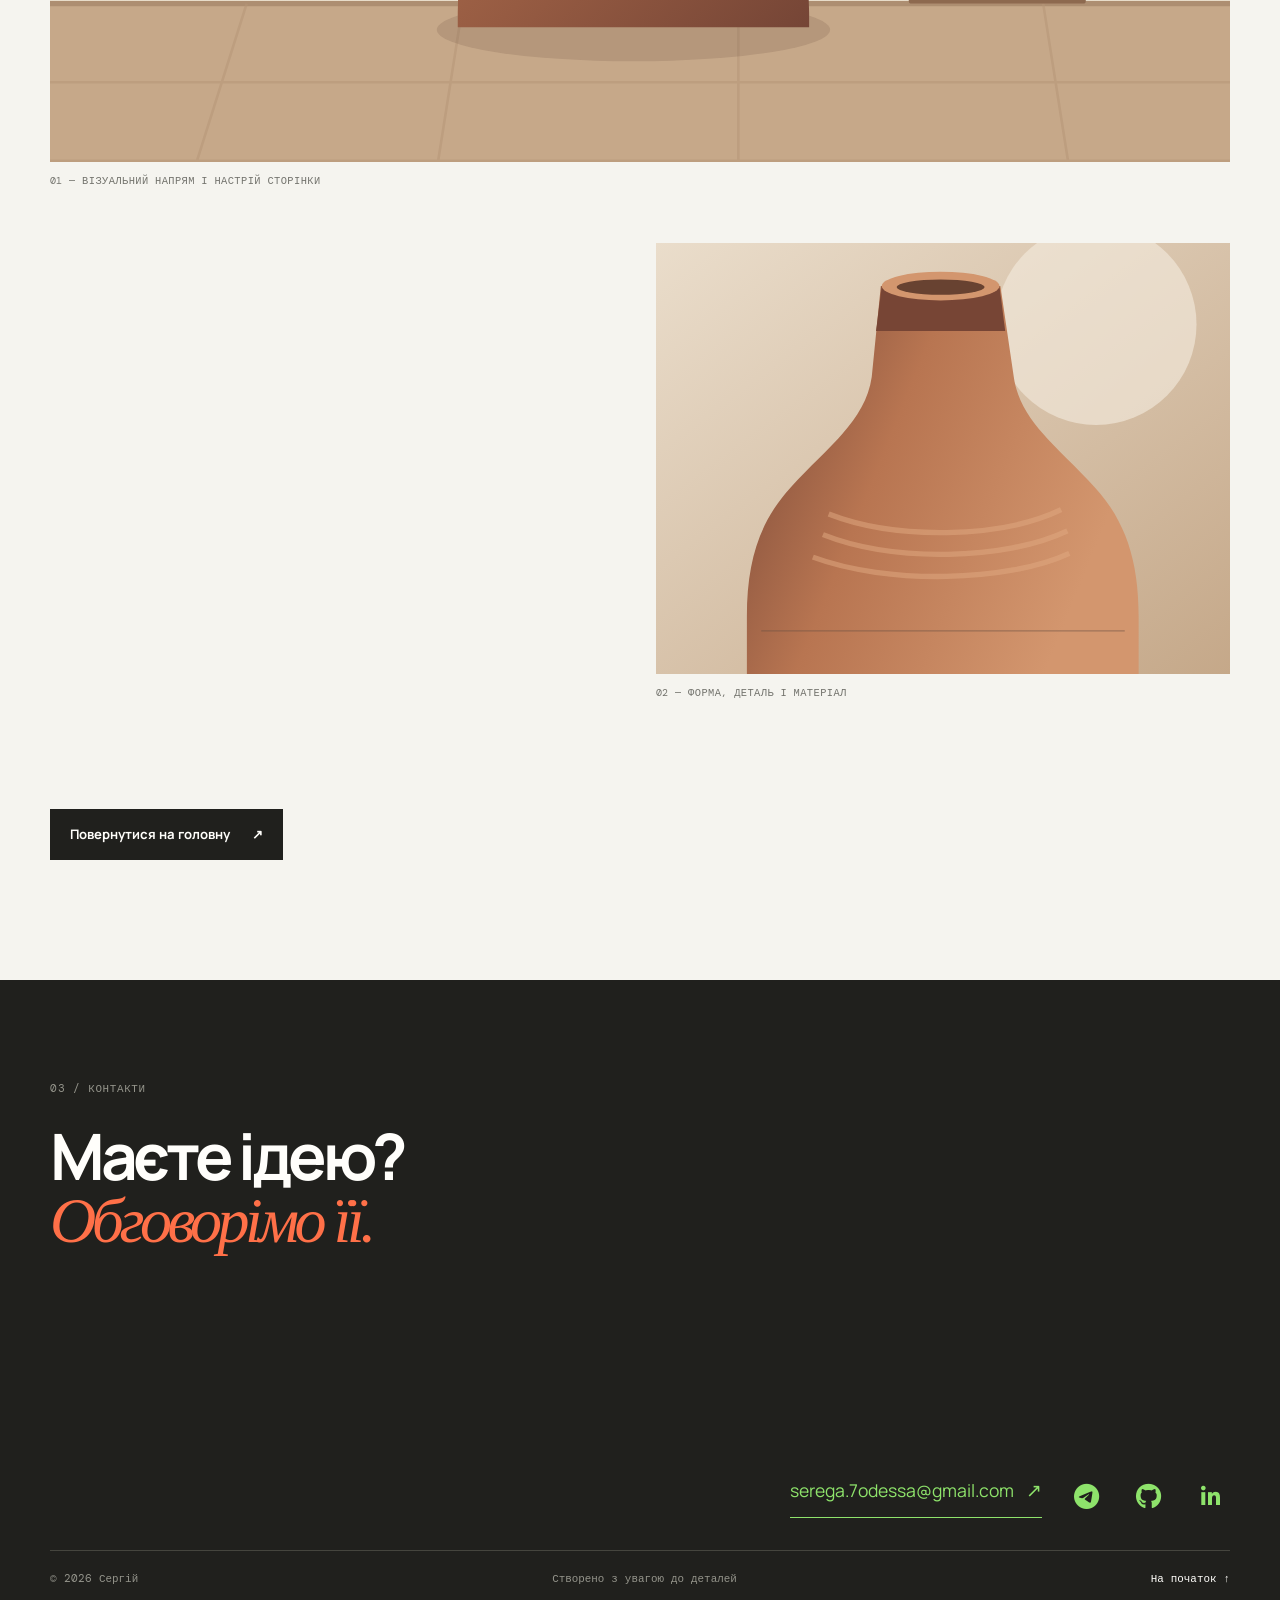
<file: project-1.html>
<!DOCTYPE html>
<html lang="uk">
  <head>
    <meta charset="UTF-8" />
    <meta name="viewport" content="width=device-width, initial-scale=1.0" />
    <meta name="description" content="Кейс проєкту «Дослідження об’єкта» — концепт сторінки бренду предметного дизайну." />
    <meta property="og:title" content="Сергій — Frontend Developer | Портфоліо" />
    <meta property="og:description" content="Мінімалістичні та швидкі сайти без візуального шуму" />
    <meta property="og:type" content="website" />
    <meta property="og:url" content="https://layoutartist.github.io/my-first-site/project-1.html" />
    <link rel="icon" type="image/svg+xml" href="data:image/svg+xml,%3Csvg xmlns='http://www.w3.org/2000/svg' viewBox='0 0 64 64'%3E%3Crect width='64' height='64' rx='14' fill='%2320201d'/%3E%3Ctext x='32' y='45' text-anchor='middle' font-family='Arial,sans-serif' font-size='42' font-weight='700' fill='%238ee36b'%3ES%3C/text%3E%3C/svg%3E" />
    <title>Дослідження об’єкта — Сергій</title>
    <link rel="preconnect" href="https://fonts.googleapis.com" />
    <link rel="preconnect" href="https://fonts.gstatic.com" crossorigin />
    <link href="https://fonts.googleapis.com/css2?family=DM+Mono:wght@400;500&family=Manrope:wght@400;500;600;700;800&display=swap" rel="stylesheet" />
    <link rel="stylesheet" href="style.css" />
    <link rel="stylesheet" href="https://cdnjs.cloudflare.com/ajax/libs/font-awesome/6.7.2/css/all.min.css" />
  </head>
  <body>
    <header class="site-header">
      <div class="container nav">
        <a class="logo" href="index-ua.html#top" title="На початок сторінки">Сергій <span>↑</span></a>
        <nav class="menu" aria-label="Головна навігація">
          <a href="index-ua.html#about">Про мене</a>
          <a href="index-ua.html#projects">Проєкти</a>
          <a href="index-ua.html#contact">Контакти</a>
        </nav>
        <a class="nav-status" href="index-ua.html#contact"><span></span> Відкритий до проєктів</a>
        <div class="nav-controls">
          <nav class="language-switch" aria-label="Оберіть мову">
            <a href="index.html" lang="en">EN</a>
            <a href="index-ua.html" lang="uk" aria-current="page">UA</a>
          </nav>
          <button id="theme-toggle" class="theme-btn" type="button" aria-label="Перемкнути тему" aria-pressed="false">🌙</button>
        </div>
      </div>
    </header>

    <main>
      <section class="case-hero">
        <div class="container">
          <p class="eyebrow">Навчальний концепт / 01</p>
          <h1>Дослідження<br /><em>об’єкта.</em></h1>
          <ul class="case-tags" aria-label="Технології проєкту">
            <li class="case-tag">HTML</li>
            <li class="case-tag">CSS</li>
            <li class="case-tag">JavaScript</li>
            <li class="case-tag">Адаптивність</li>
          </ul>
        </div>
      </section>

      <section class="case-overview section">
        <div class="container split-heading">
          <p class="section-number">01 / про проєкт</p>
          <div>
            <h2>Форма, матеріал<br /><span>і простір для історії.</span></h2>
            <p class="section-lead">Концепт лаконічної сторінки для бренду предметного дизайну. Завдання — виразно представити об’єкт, підкреслити його форму й матеріали та зберегти зручне читання на будь-якому екрані.</p>
          </div>
        </div>
      </section>

      <section class="case-gallery container" aria-label="Зображення проєкту">
        <figure class="case-image case-image-feature">
          <img src="images/object-study.svg" alt="Мінімалістична предметна композиція для концепту бренду дизайну" />
          <figcaption>01 — Візуальний напрям і настрій сторінки</figcaption>
        </figure>
        <figure class="case-image case-image-detail">
          <img src="images/object-detail.svg" alt="Деталь предметного дизайну з виразною формою та фактурою" loading="lazy" />
          <figcaption>02 — Форма, деталь і матеріал</figcaption>
        </figure>
      </section>

      <section class="case-return">
        <div class="container">
          <a class="button button-dark" href="index-ua.html#projects">Повернутися на головну <span>↗</span></a>
        </div>
      </section>
    </main>

    <footer id="contact" class="footer">
      <div class="container footer-top">
        <p class="section-number">03 / контакти</p>
        <h2>Маєте ідею?<br /><em>Обговорімо її.</em></h2>
        <div class="contact-links">
          <a class="contact-link" href="mailto:serega.7odessa@gmail.com">serega.7odessa@gmail.com <span>↗</span></a>
          <div class="contact-socials">
            <a class="contact-social-link contact-social-telegram" href="https://t.me/serega_dev" target="_blank" rel="noopener noreferrer" aria-label="Telegram" title="Telegram"><i class="fa-brands fa-telegram" aria-hidden="true"></i></a>
            <a class="contact-social-link contact-social-github" href="https://github.com/layoutartist" target="_blank" rel="noopener noreferrer" aria-label="GitHub" title="GitHub"><i class="fa-brands fa-github" aria-hidden="true"></i></a>
            <a class="contact-social-link contact-social-linkedin" href="#" target="_blank" rel="noopener noreferrer" aria-label="LinkedIn" title="LinkedIn"><i class="fa-brands fa-linkedin-in" aria-hidden="true"></i></a>
          </div>
        </div>
      </div>
      <div class="container footer-bottom">
        <span>© 2026 Сергій</span>
        <span>Створено з увагою до деталей</span>
        <a href="#">На початок ↑</a>
      </div>
    </footer>
    <script>
      const toggleBtn = document.getElementById('theme-toggle');
      if (localStorage.getItem('theme') === 'dark') {
        document.body.classList.add('dark-theme');
        toggleBtn.textContent = '☀️';
        toggleBtn.setAttribute('aria-pressed', 'true');
      }

      toggleBtn.addEventListener('click', () => {
        document.body.classList.toggle('dark-theme');
        if (document.body.classList.contains('dark-theme')) {
          toggleBtn.textContent = '☀️';
          toggleBtn.setAttribute('aria-pressed', 'true');
          localStorage.setItem('theme', 'dark');
        } else {
          toggleBtn.textContent = '🌙';
          toggleBtn.setAttribute('aria-pressed', 'false');
          localStorage.setItem('theme', 'light');
        }
      });
    </script>
  </body>
</html>
</file>
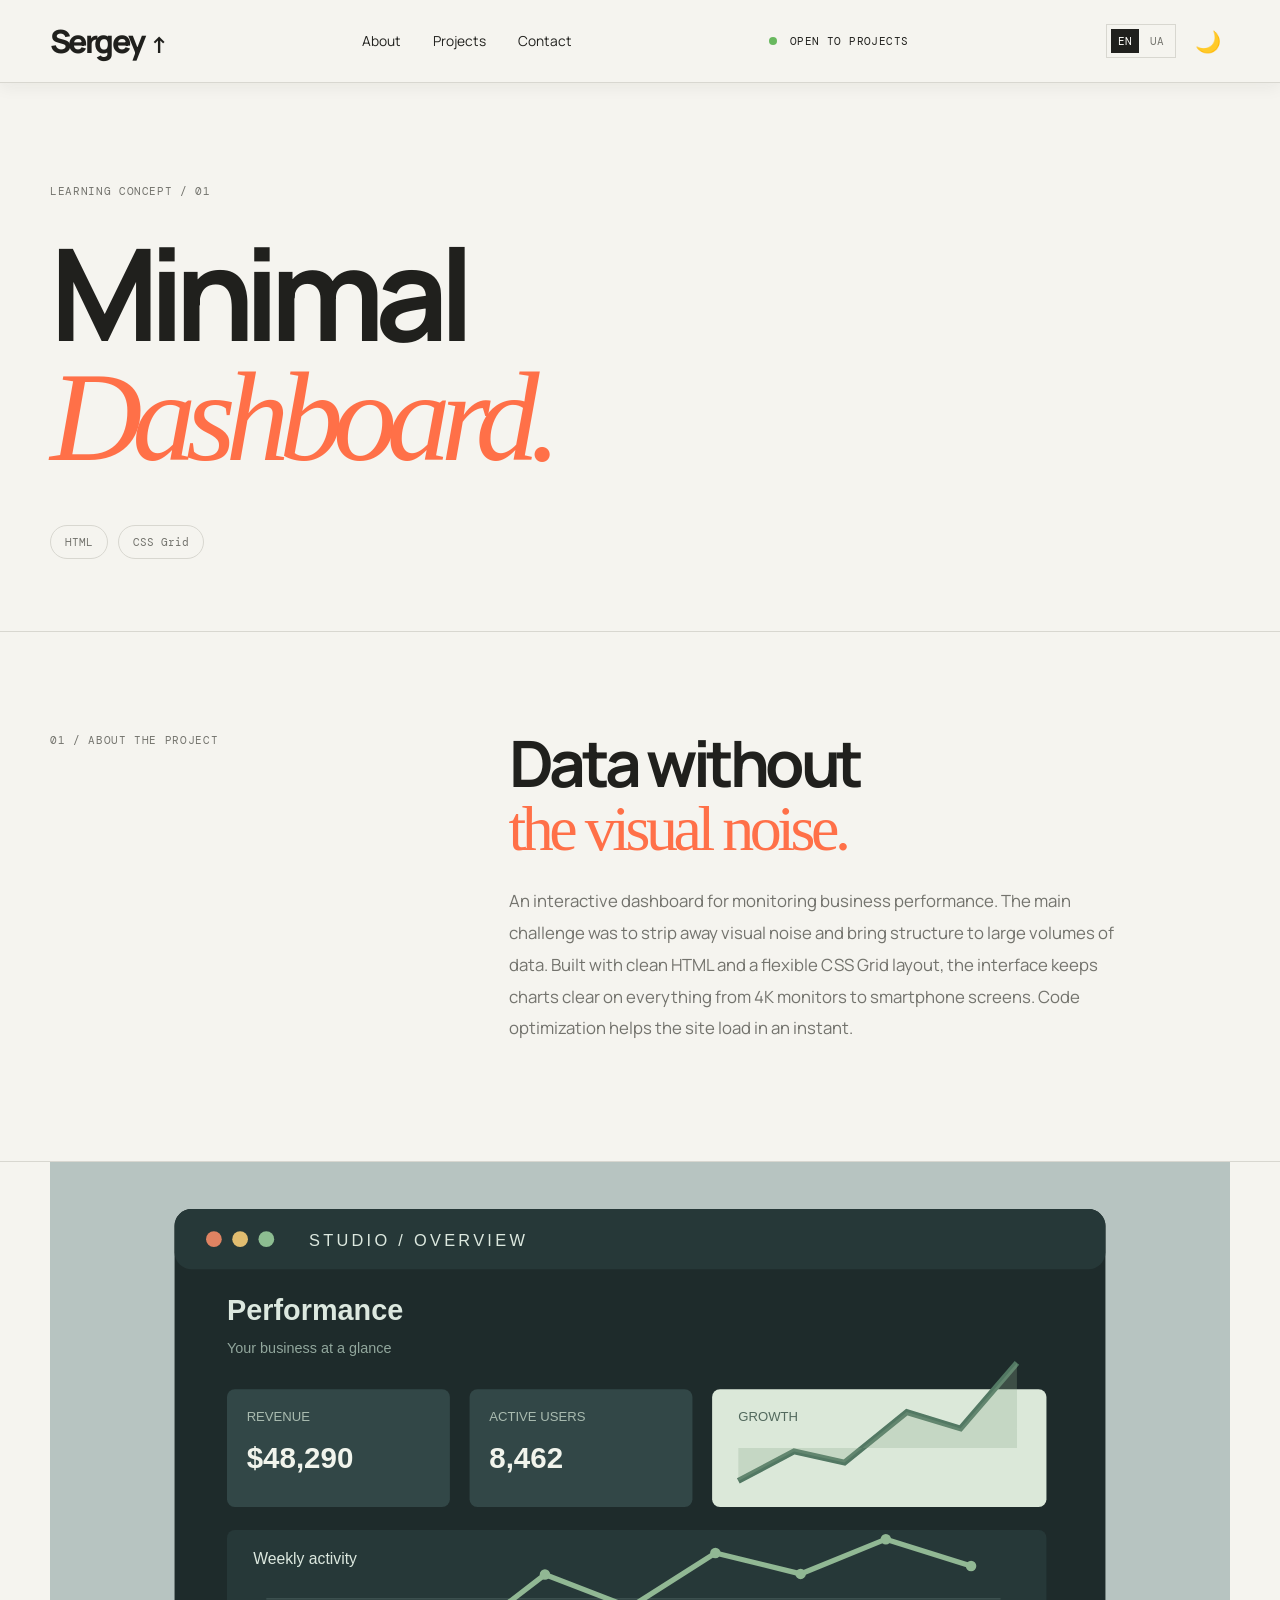
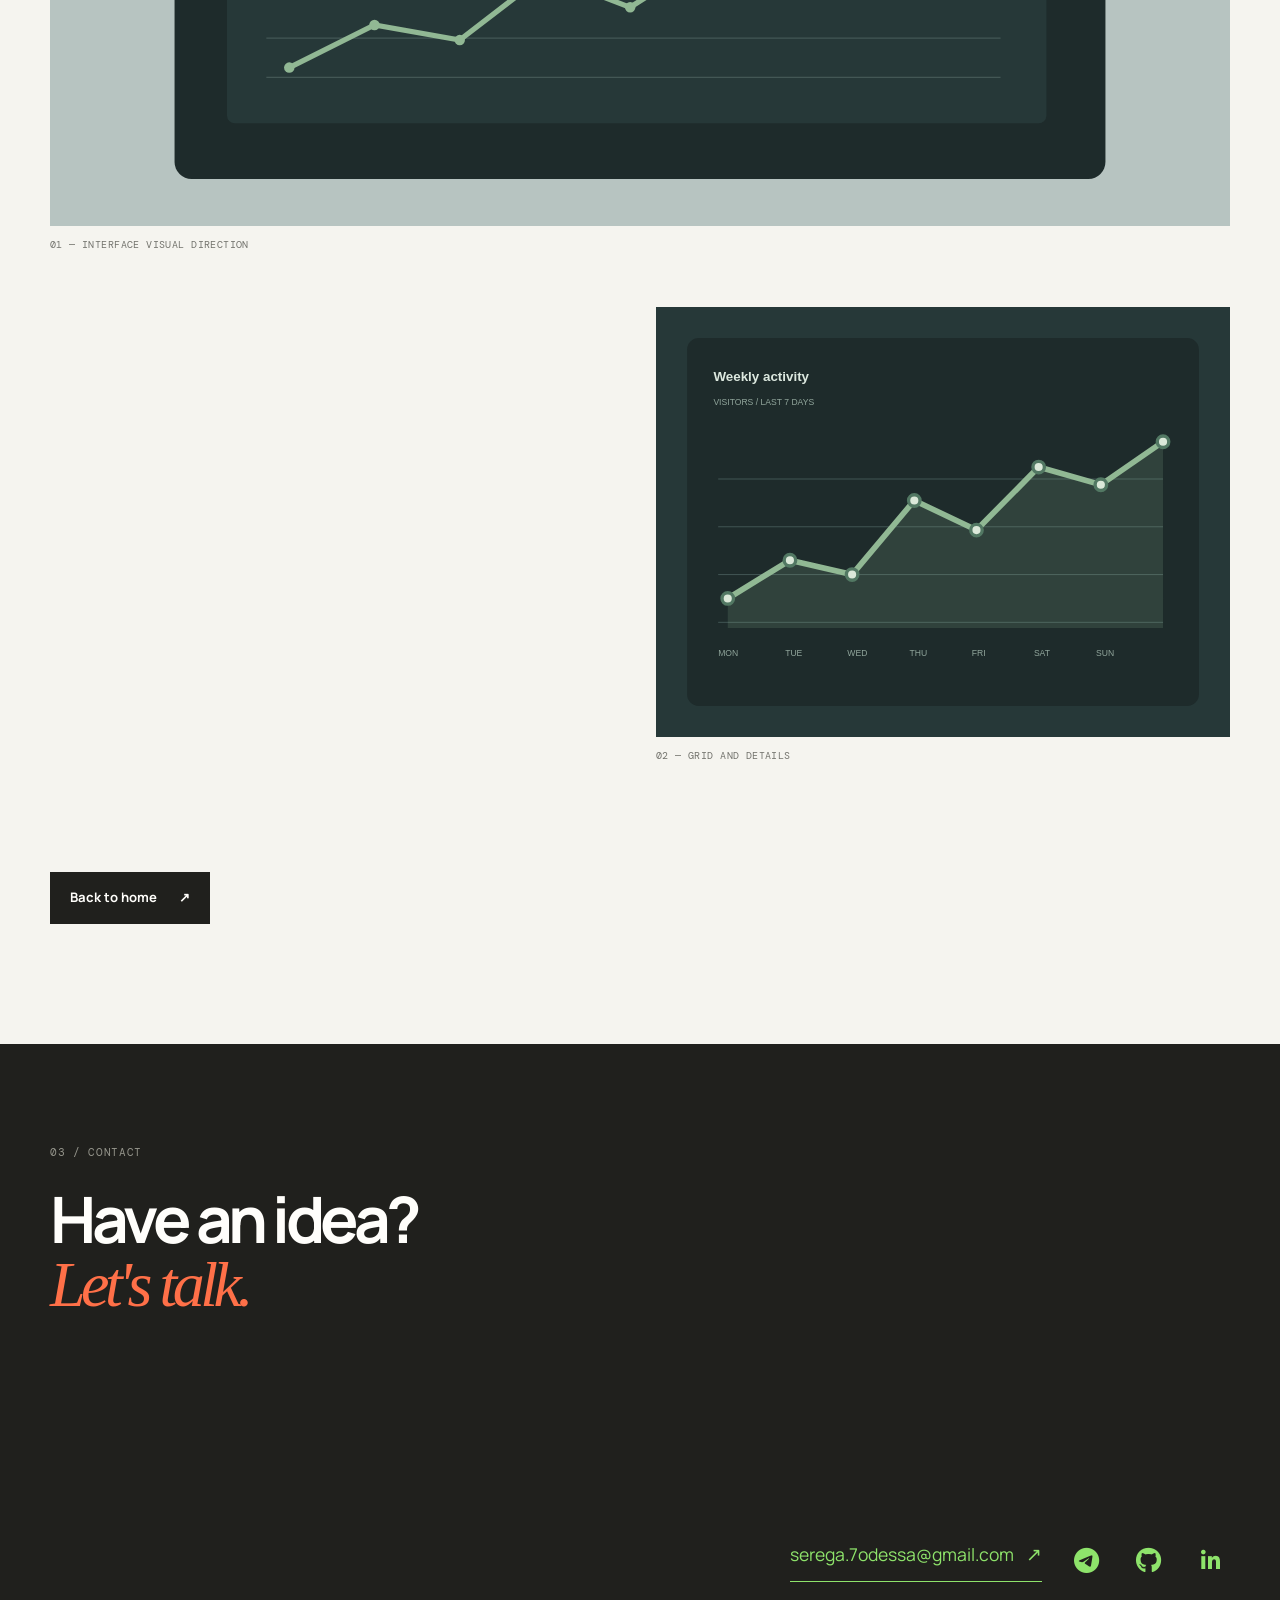
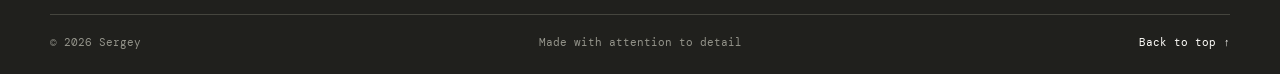
<file: project-2-en.html>
<!DOCTYPE html>
<html lang="en">
  <head>
    <meta charset="UTF-8" />
    <meta name="viewport" content="width=device-width, initial-scale=1.0" />
    <meta name="description" content="Minimal Dashboard — a clean interface concept for working with data." />
    <meta property="og:title" content="Sergey — Frontend Developer | Portfolio" />
    <meta property="og:description" content="Minimalistic and fast websites with attention to detail" />
    <meta property="og:type" content="website" />
    <meta property="og:url" content="https://layoutartist.github.io/my-first-site/project-2-en.html" />
    <link rel="icon" type="image/svg+xml" href="data:image/svg+xml,%3Csvg xmlns='http://www.w3.org/2000/svg' viewBox='0 0 64 64'%3E%3Crect width='64' height='64' rx='14' fill='%2320201d'/%3E%3Ctext x='32' y='45' text-anchor='middle' font-family='Arial,sans-serif' font-size='42' font-weight='700' fill='%238ee36b'%3ES%3C/text%3E%3C/svg%3E" />
    <title>Minimal Dashboard — Sergey</title>
    <link rel="preconnect" href="https://fonts.googleapis.com" />
    <link rel="preconnect" href="https://fonts.gstatic.com" crossorigin />
    <link href="https://fonts.googleapis.com/css2?family=DM+Mono:wght@400;500&family=Manrope:wght@400;500;600;700;800&display=swap" rel="stylesheet" />
    <link rel="stylesheet" href="style.css" />
    <link rel="stylesheet" href="https://cdnjs.cloudflare.com/ajax/libs/font-awesome/6.7.2/css/all.min.css" />
  </head>
  <body>
    <header class="site-header">
      <div class="container nav">
        <a class="logo" href="index.html#top" title="Back to top">Sergey <span>↑</span></a>
        <nav class="menu" aria-label="Main navigation">
          <a href="index.html#about">About</a>
          <a href="index.html#projects">Projects</a>
          <a href="index.html#contact">Contact</a>
        </nav>
        <a class="nav-status" href="index.html#contact"><span></span> Open to projects</a>
        <div class="nav-controls">
          <nav class="language-switch" aria-label="Choose language">
            <a href="index.html" lang="en" aria-current="page">EN</a>
            <a href="project-2.html" lang="uk">UA</a>
          </nav>
          <button id="theme-toggle" class="theme-btn" type="button" aria-label="Toggle color theme" aria-pressed="false">🌙</button>
        </div>
      </div>
    </header>

    <main>
      <section class="case-hero">
        <div class="container">
          <p class="eyebrow">Learning concept / 01</p>
          <h1>Minimal<br /><em>Dashboard.</em></h1>
          <ul class="case-tags" aria-label="Project technologies">
            <li class="case-tag">HTML</li>
            <li class="case-tag">CSS Grid</li>
          </ul>
        </div>
      </section>

      <section class="case-overview section">
        <div class="container split-heading">
          <p class="section-number">01 / about the project</p>
          <div>
            <h2>Data without<br /><span>the visual noise.</span></h2>
            <p class="section-lead">An interactive dashboard for monitoring business performance. The main challenge was to strip away visual noise and bring structure to large volumes of data. Built with clean HTML and a flexible CSS Grid layout, the interface keeps charts clear on everything from 4K monitors to smartphone screens. Code optimization helps the site load in an instant.</p>
          </div>
        </div>
      </section>

      <section class="case-gallery container" aria-label="Project images">
        <figure class="case-image case-image-feature">
          <img src="images/dashboard.svg" alt="Minimal composition for a data dashboard concept" />
          <figcaption>01 — Interface visual direction</figcaption>
        </figure>
        <figure class="case-image case-image-detail">
          <img src="images/dashboard-detail.svg" alt="Composition details and a clear visual grid" loading="lazy" />
          <figcaption>02 — Grid and details</figcaption>
        </figure>
      </section>

      <section class="case-return">
        <div class="container">
          <a class="button button-dark" href="index.html#projects">Back to home <span>↗</span></a>
        </div>
      </section>
    </main>

    <footer id="contact" class="footer">
      <div class="container footer-top">
        <p class="section-number">03 / contact</p>
        <h2>Have an idea?<br /><em>Let's talk.</em></h2>
        <div class="contact-links">
          <a class="contact-link" href="mailto:serega.7odessa@gmail.com">serega.7odessa@gmail.com <span>↗</span></a>
          <div class="contact-socials">
            <a class="contact-social-link contact-social-telegram" href="https://t.me/serega_dev" target="_blank" rel="noopener noreferrer" aria-label="Telegram" title="Telegram"><i class="fa-brands fa-telegram" aria-hidden="true"></i></a>
            <a class="contact-social-link contact-social-github" href="https://github.com/layoutartist" target="_blank" rel="noopener noreferrer" aria-label="GitHub" title="GitHub"><i class="fa-brands fa-github" aria-hidden="true"></i></a>
            <a class="contact-social-link contact-social-linkedin" href="#" target="_blank" rel="noopener noreferrer" aria-label="LinkedIn" title="LinkedIn"><i class="fa-brands fa-linkedin-in" aria-hidden="true"></i></a>
          </div>
        </div>
      </div>
      <div class="container footer-bottom">
        <span>© 2026 Sergey</span>
        <span>Made with attention to detail</span>
        <a href="#">Back to top ↑</a>
      </div>
    </footer>
    <script>
      const toggleBtn = document.getElementById('theme-toggle');
      if (localStorage.getItem('theme') === 'dark') {
        document.body.classList.add('dark-theme');
        toggleBtn.textContent = '☀️';
        toggleBtn.setAttribute('aria-pressed', 'true');
      }

      toggleBtn.addEventListener('click', () => {
        document.body.classList.toggle('dark-theme');
        if (document.body.classList.contains('dark-theme')) {
          toggleBtn.textContent = '☀️';
          toggleBtn.setAttribute('aria-pressed', 'true');
          localStorage.setItem('theme', 'dark');
        } else {
          toggleBtn.textContent = '🌙';
          toggleBtn.setAttribute('aria-pressed', 'false');
          localStorage.setItem('theme', 'light');
        }
      });
    </script>
  </body>
</html>
</file>
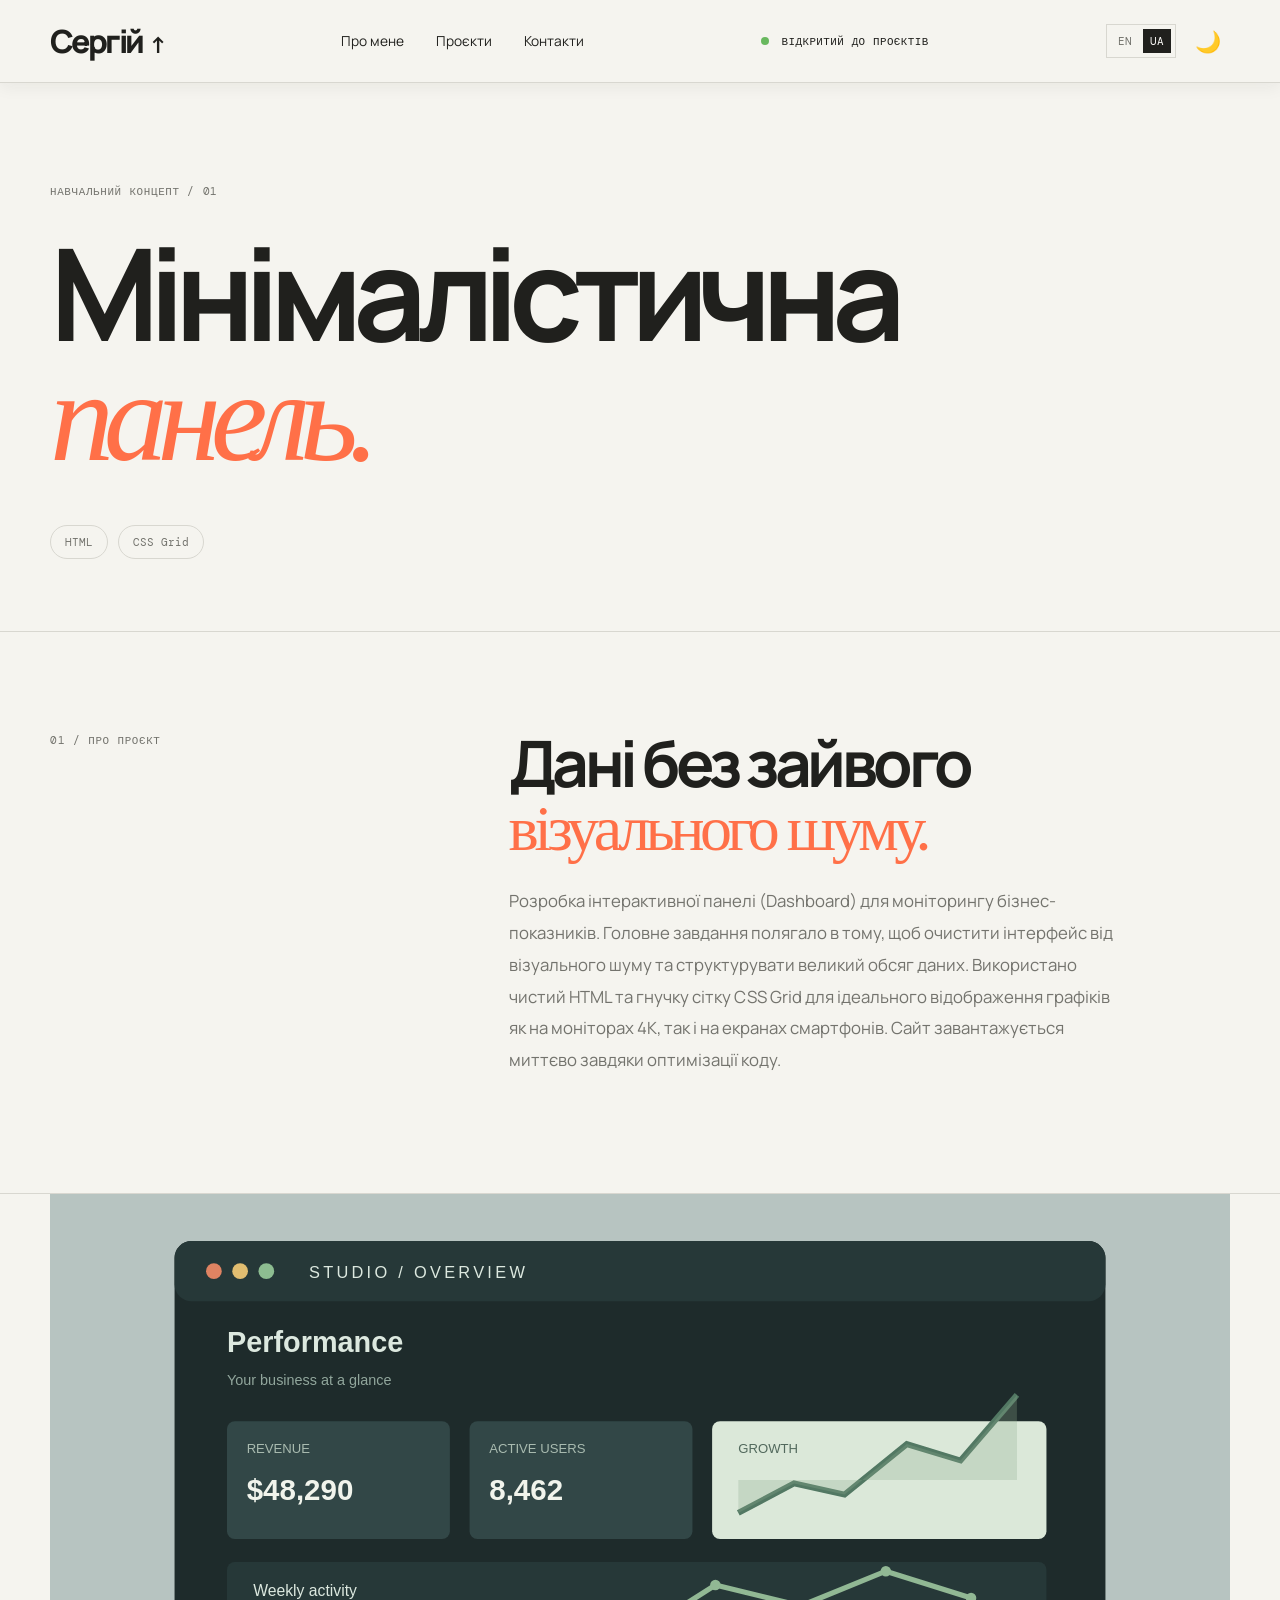
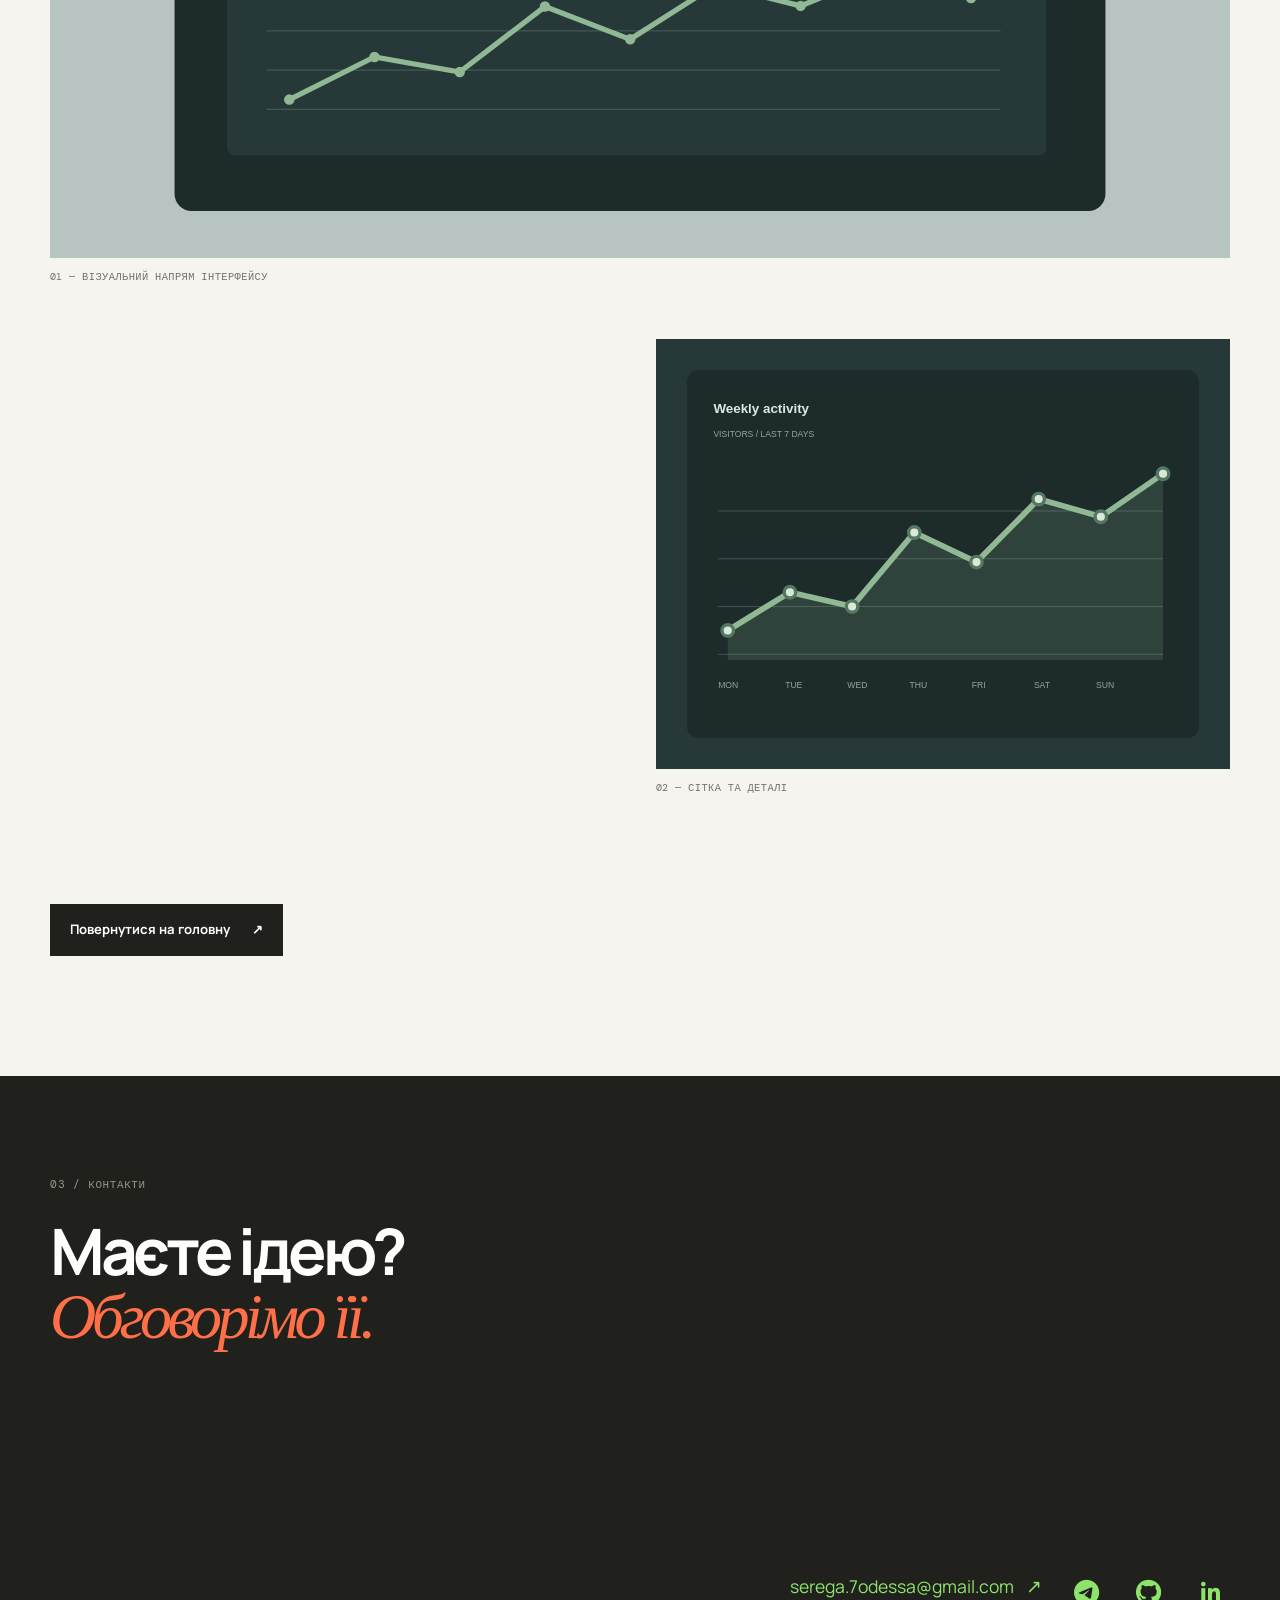
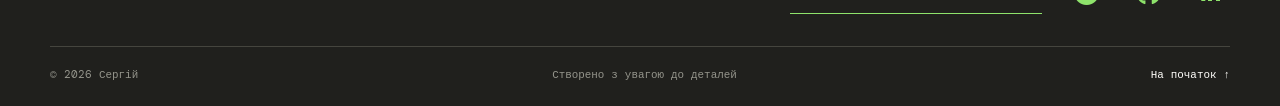
<file: project-2.html>
<!DOCTYPE html>
<html lang="uk">
  <head>
    <meta charset="UTF-8" />
    <meta name="viewport" content="width=device-width, initial-scale=1.0" />
    <meta name="description" content="Кейс проєкту «Мінімалістична панель» — інтерфейс для роботи з даними." />
    <meta property="og:title" content="Сергій — Frontend Developer | Портфоліо" />
    <meta property="og:description" content="Мінімалістичні та швидкі сайти без візуального шуму" />
    <meta property="og:type" content="website" />
    <meta property="og:url" content="https://layoutartist.github.io/my-first-site/project-2.html" />
    <link rel="icon" type="image/svg+xml" href="data:image/svg+xml,%3Csvg xmlns='http://www.w3.org/2000/svg' viewBox='0 0 64 64'%3E%3Crect width='64' height='64' rx='14' fill='%2320201d'/%3E%3Ctext x='32' y='45' text-anchor='middle' font-family='Arial,sans-serif' font-size='42' font-weight='700' fill='%238ee36b'%3ES%3C/text%3E%3C/svg%3E" />
    <title>Мінімалістична панель — Сергій</title>
    <link rel="preconnect" href="https://fonts.googleapis.com" />
    <link rel="preconnect" href="https://fonts.gstatic.com" crossorigin />
    <link href="https://fonts.googleapis.com/css2?family=DM+Mono:wght@400;500&family=Manrope:wght@400;500;600;700;800&display=swap" rel="stylesheet" />
    <link rel="stylesheet" href="style.css" />
    <link rel="stylesheet" href="https://cdnjs.cloudflare.com/ajax/libs/font-awesome/6.7.2/css/all.min.css" />
  </head>
  <body>
    <header class="site-header">
      <div class="container nav">
        <a class="logo" href="index-ua.html#top" title="На початок сторінки">Сергій <span>↑</span></a>
        <nav class="menu" aria-label="Головна навігація">
          <a href="index-ua.html#about">Про мене</a>
          <a href="index-ua.html#projects">Проєкти</a>
          <a href="index-ua.html#contact">Контакти</a>
        </nav>
        <a class="nav-status" href="index-ua.html#contact"><span></span> Відкритий до проєктів</a>
        <div class="nav-controls">
          <nav class="language-switch" aria-label="Оберіть мову">
            <a href="index.html" lang="en">EN</a>
            <a href="index-ua.html" lang="uk" aria-current="page">UA</a>
          </nav>
          <button id="theme-toggle" class="theme-btn" type="button" aria-label="Перемкнути тему" aria-pressed="false">🌙</button>
        </div>
      </div>
    </header>

    <main>
      <section class="case-hero">
        <div class="container">
          <p class="eyebrow">Навчальний концепт / 01</p>
          <h1>Мінімалістична<br /><em>панель.</em></h1>
          <ul class="case-tags" aria-label="Технології проєкту">
            <li class="case-tag">HTML</li>
            <li class="case-tag">CSS Grid</li>
          </ul>
        </div>
      </section>

      <section class="case-overview section">
        <div class="container split-heading">
          <p class="section-number">01 / про проєкт</p>
          <div>
            <h2>Дані без зайвого<br /><span>візуального шуму.</span></h2>
            <p class="section-lead">Розробка інтерактивної панелі (Dashboard) для моніторингу бізнес-показників. Головне завдання полягало в тому, щоб очистити інтерфейс від візуального шуму та структурувати великий обсяг даних. Використано чистий HTML та гнучку сітку CSS Grid для ідеального відображення графіків як на моніторах 4K, так і на екранах смартфонів. Сайт завантажується миттєво завдяки оптимізації коду.</p>
          </div>
        </div>
      </section>

      <section class="case-gallery container" aria-label="Зображення проєкту">
        <figure class="case-image case-image-feature">
          <img src="images/dashboard.svg" alt="Мінімалістична композиція для концепту панелі даних" />
          <figcaption>01 — Візуальний напрям інтерфейсу</figcaption>
        </figure>
        <figure class="case-image case-image-detail">
          <img src="images/dashboard-detail.svg" alt="Деталі композиції та графічної сітки" loading="lazy" />
          <figcaption>02 — Сітка та деталі</figcaption>
        </figure>
      </section>

      <section class="case-return">
        <div class="container">
          <a class="button button-dark" href="index-ua.html#projects">Повернутися на головну <span>↗</span></a>
        </div>
      </section>
    </main>

    <footer id="contact" class="footer">
      <div class="container footer-top">
        <p class="section-number">03 / контакти</p>
        <h2>Маєте ідею?<br /><em>Обговорімо її.</em></h2>
        <div class="contact-links">
          <a class="contact-link" href="mailto:serega.7odessa@gmail.com">serega.7odessa@gmail.com <span>↗</span></a>
          <div class="contact-socials">
            <a class="contact-social-link contact-social-telegram" href="https://t.me/serega_dev" target="_blank" rel="noopener noreferrer" aria-label="Telegram" title="Telegram"><i class="fa-brands fa-telegram" aria-hidden="true"></i></a>
            <a class="contact-social-link contact-social-github" href="https://github.com/layoutartist" target="_blank" rel="noopener noreferrer" aria-label="GitHub" title="GitHub"><i class="fa-brands fa-github" aria-hidden="true"></i></a>
            <a class="contact-social-link contact-social-linkedin" href="#" target="_blank" rel="noopener noreferrer" aria-label="LinkedIn" title="LinkedIn"><i class="fa-brands fa-linkedin-in" aria-hidden="true"></i></a>
          </div>
        </div>
      </div>
      <div class="container footer-bottom">
        <span>© 2026 Сергій</span>
        <span>Створено з увагою до деталей</span>
        <a href="#">На початок ↑</a>
      </div>
    </footer>
    <script>
      const toggleBtn = document.getElementById('theme-toggle');
      if (localStorage.getItem('theme') === 'dark') {
        document.body.classList.add('dark-theme');
        toggleBtn.textContent = '☀️';
        toggleBtn.setAttribute('aria-pressed', 'true');
      }

      toggleBtn.addEventListener('click', () => {
        document.body.classList.toggle('dark-theme');
        if (document.body.classList.contains('dark-theme')) {
          toggleBtn.textContent = '☀️';
          toggleBtn.setAttribute('aria-pressed', 'true');
          localStorage.setItem('theme', 'dark');
        } else {
          toggleBtn.textContent = '🌙';
          toggleBtn.setAttribute('aria-pressed', 'false');
          localStorage.setItem('theme', 'light');
        }
      });
    </script>
  </body>
</html>
</file>
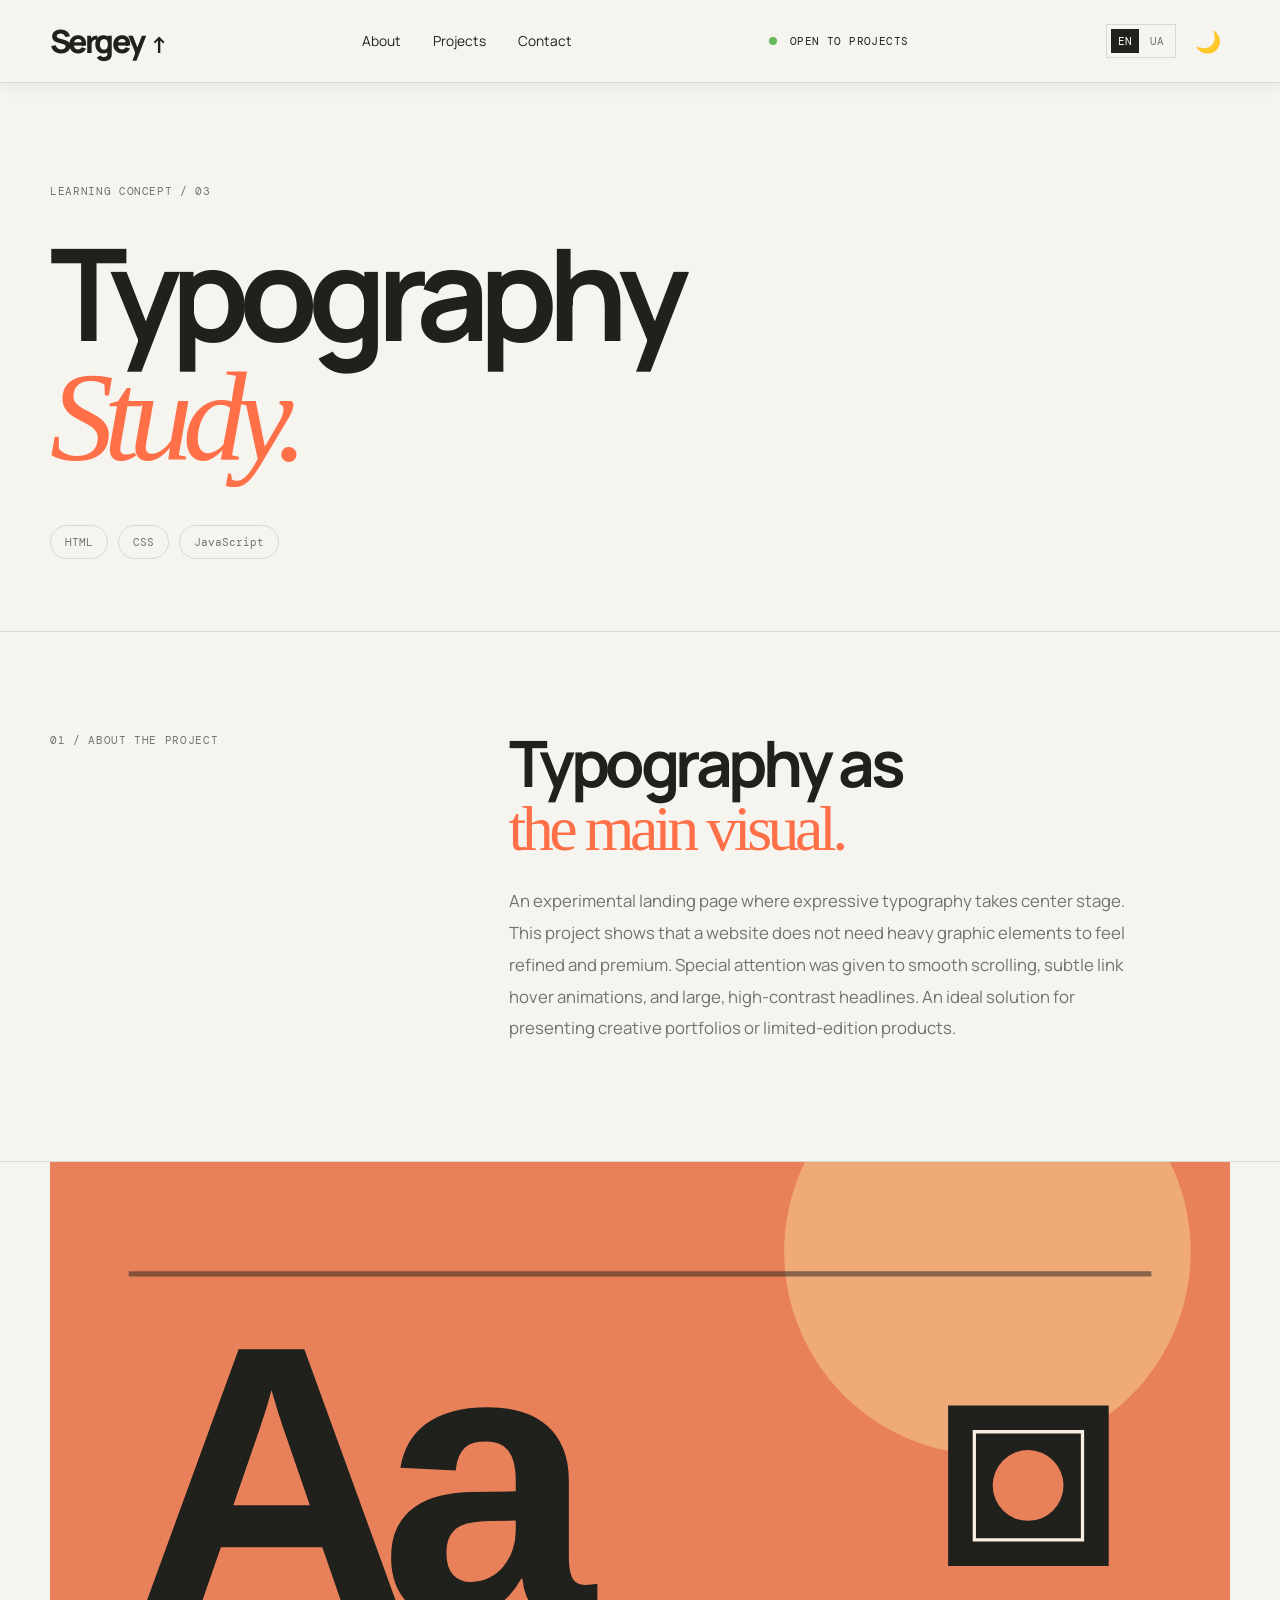
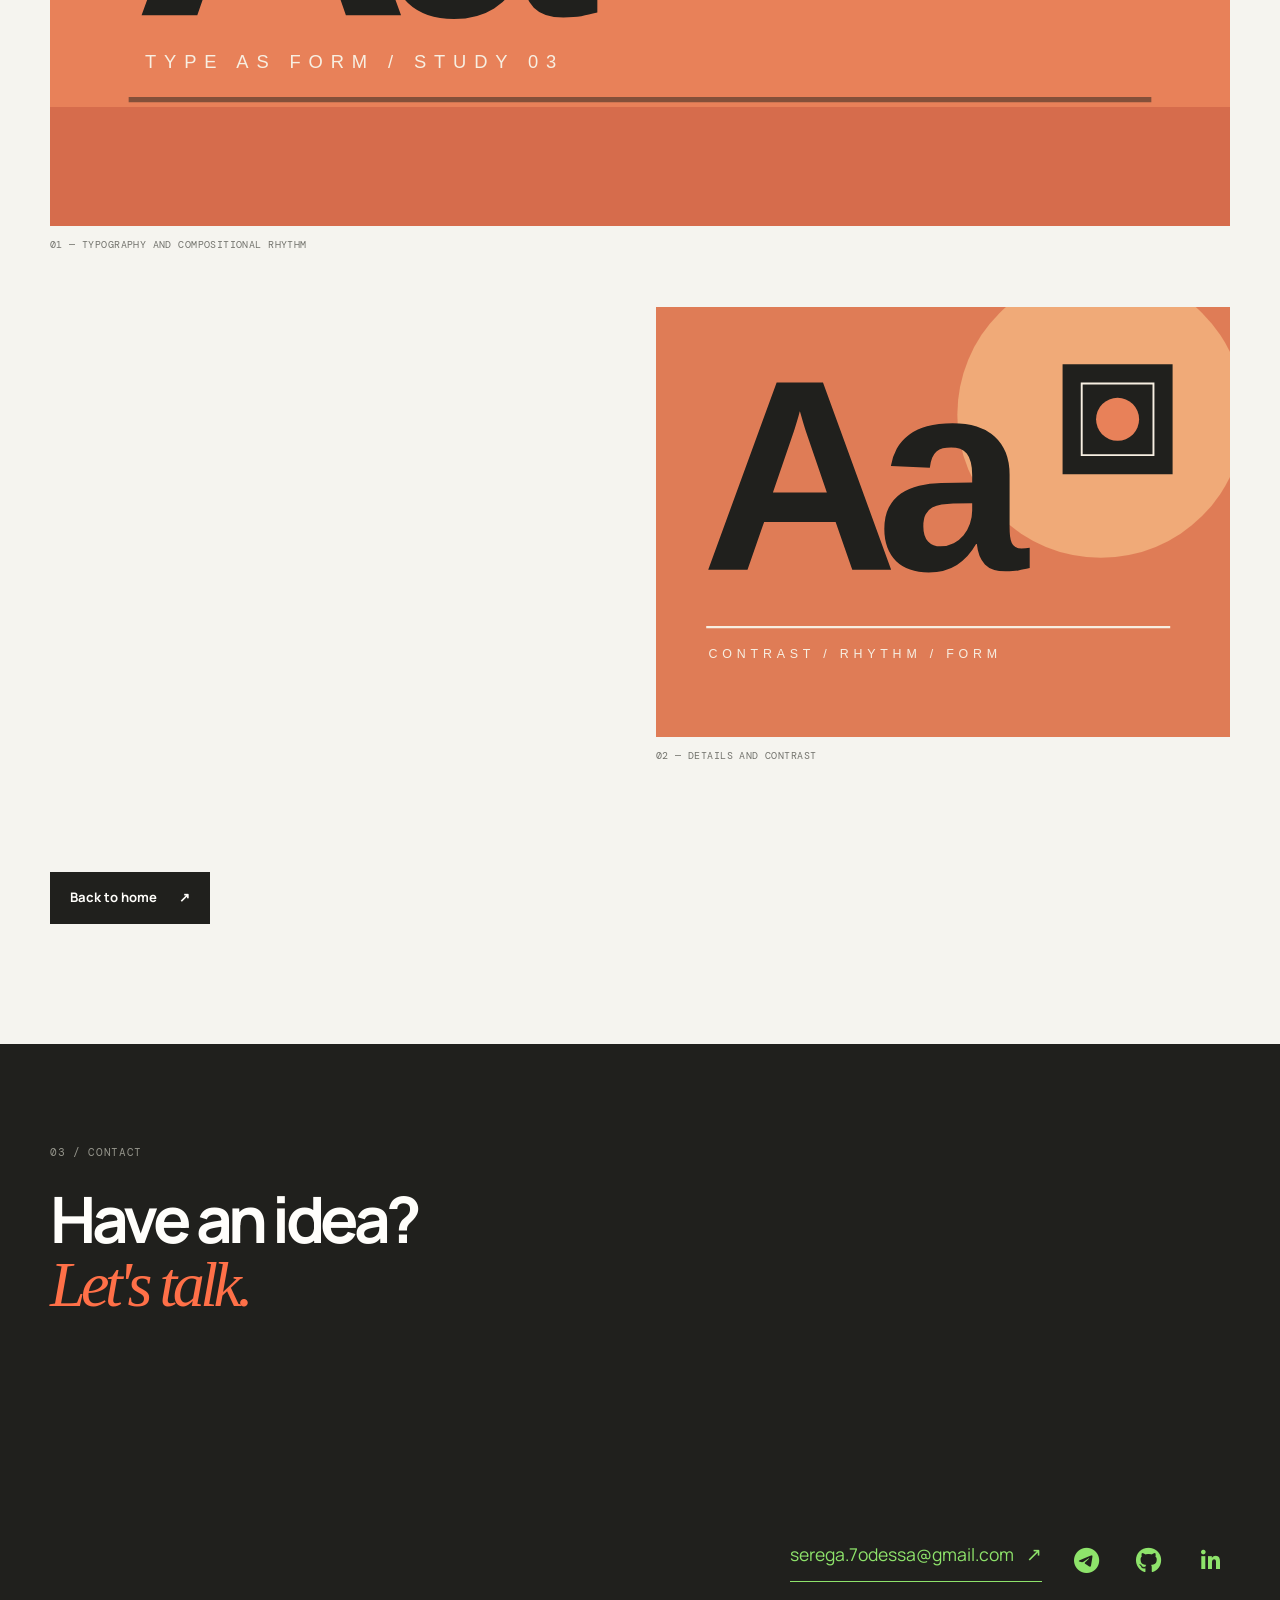
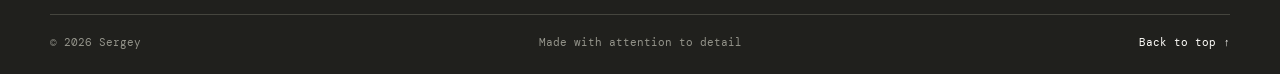
<file: project-3-en.html>
<!DOCTYPE html>
<html lang="en">
  <head>
    <meta charset="UTF-8" />
    <meta name="viewport" content="width=device-width, initial-scale=1.0" />
    <meta name="description" content="Typography Study — an exploration of expressive type, color, and composition." />
    <meta property="og:title" content="Sergey — Frontend Developer | Portfolio" />
    <meta property="og:description" content="Minimalistic and fast websites with attention to detail" />
    <meta property="og:type" content="website" />
    <meta property="og:url" content="https://layoutartist.github.io/my-first-site/project-3-en.html" />
    <link rel="icon" type="image/svg+xml" href="data:image/svg+xml,%3Csvg xmlns='http://www.w3.org/2000/svg' viewBox='0 0 64 64'%3E%3Crect width='64' height='64' rx='14' fill='%2320201d'/%3E%3Ctext x='32' y='45' text-anchor='middle' font-family='Arial,sans-serif' font-size='42' font-weight='700' fill='%238ee36b'%3ES%3C/text%3E%3C/svg%3E" />
    <title>Typography Study — Sergey</title>
    <link rel="preconnect" href="https://fonts.googleapis.com" />
    <link rel="preconnect" href="https://fonts.gstatic.com" crossorigin />
    <link href="https://fonts.googleapis.com/css2?family=DM+Mono:wght@400;500&family=Manrope:wght@400;500;600;700;800&display=swap" rel="stylesheet" />
    <link rel="stylesheet" href="style.css" />
    <link rel="stylesheet" href="https://cdnjs.cloudflare.com/ajax/libs/font-awesome/6.7.2/css/all.min.css" />
  </head>
  <body>
    <header class="site-header">
      <div class="container nav">
        <a class="logo" href="index.html#top" title="Back to top">Sergey <span>↑</span></a>
        <nav class="menu" aria-label="Main navigation">
          <a href="index.html#about">About</a>
          <a href="index.html#projects">Projects</a>
          <a href="index.html#contact">Contact</a>
        </nav>
        <a class="nav-status" href="index.html#contact"><span></span> Open to projects</a>
        <div class="nav-controls">
          <nav class="language-switch" aria-label="Choose language">
            <a href="index.html" lang="en" aria-current="page">EN</a>
            <a href="project-3.html" lang="uk">UA</a>
          </nav>
          <button id="theme-toggle" class="theme-btn" type="button" aria-label="Toggle color theme" aria-pressed="false">🌙</button>
        </div>
      </div>
    </header>

    <main>
      <section class="case-hero">
        <div class="container">
          <p class="eyebrow">Learning concept / 03</p>
          <h1>Typography<br /><em>Study.</em></h1>
          <ul class="case-tags" aria-label="Project technologies">
            <li class="case-tag">HTML</li>
            <li class="case-tag">CSS</li>
            <li class="case-tag">JavaScript</li>
          </ul>
        </div>
      </section>

      <section class="case-overview section">
        <div class="container split-heading">
          <p class="section-number">01 / about the project</p>
          <div>
            <h2>Typography as<br /><span>the main visual.</span></h2>
            <p class="section-lead">An experimental landing page where expressive typography takes center stage. This project shows that a website does not need heavy graphic elements to feel refined and premium. Special attention was given to smooth scrolling, subtle link hover animations, and large, high-contrast headlines. An ideal solution for presenting creative portfolios or limited-edition products.</p>
          </div>
        </div>
      </section>

      <section class="case-gallery container" aria-label="Project images">
        <figure class="case-image case-image-feature">
          <img src="images/typography.svg" alt="Abstract typographic composition with contrasting shapes" />
          <figcaption>01 — Typography and compositional rhythm</figcaption>
        </figure>
        <figure class="case-image case-image-detail">
          <img src="images/typography-detail.svg" alt="A detail from a graphic experiment with color and form" loading="lazy" />
          <figcaption>02 — Details and contrast</figcaption>
        </figure>
      </section>

      <section class="case-return">
        <div class="container">
          <a class="button button-dark" href="index.html#projects">Back to home <span>↗</span></a>
        </div>
      </section>
    </main>

    <footer id="contact" class="footer">
      <div class="container footer-top">
        <p class="section-number">03 / contact</p>
        <h2>Have an idea?<br /><em>Let's talk.</em></h2>
        <div class="contact-links">
          <a class="contact-link" href="mailto:serega.7odessa@gmail.com">serega.7odessa@gmail.com <span>↗</span></a>
          <div class="contact-socials">
            <a class="contact-social-link contact-social-telegram" href="https://t.me/serega_dev" target="_blank" rel="noopener noreferrer" aria-label="Telegram" title="Telegram"><i class="fa-brands fa-telegram" aria-hidden="true"></i></a>
            <a class="contact-social-link contact-social-github" href="https://github.com/layoutartist" target="_blank" rel="noopener noreferrer" aria-label="GitHub" title="GitHub"><i class="fa-brands fa-github" aria-hidden="true"></i></a>
            <a class="contact-social-link contact-social-linkedin" href="#" target="_blank" rel="noopener noreferrer" aria-label="LinkedIn" title="LinkedIn"><i class="fa-brands fa-linkedin-in" aria-hidden="true"></i></a>
          </div>
        </div>
      </div>
      <div class="container footer-bottom">
        <span>© 2026 Sergey</span>
        <span>Made with attention to detail</span>
        <a href="#">Back to top ↑</a>
      </div>
    </footer>
    <script>
      const toggleBtn = document.getElementById('theme-toggle');
      if (localStorage.getItem('theme') === 'dark') {
        document.body.classList.add('dark-theme');
        toggleBtn.textContent = '☀️';
        toggleBtn.setAttribute('aria-pressed', 'true');
      }

      toggleBtn.addEventListener('click', () => {
        document.body.classList.toggle('dark-theme');
        if (document.body.classList.contains('dark-theme')) {
          toggleBtn.textContent = '☀️';
          toggleBtn.setAttribute('aria-pressed', 'true');
          localStorage.setItem('theme', 'dark');
        } else {
          toggleBtn.textContent = '🌙';
          toggleBtn.setAttribute('aria-pressed', 'false');
          localStorage.setItem('theme', 'light');
        }
      });
    </script>
  </body>
</html>
</file>
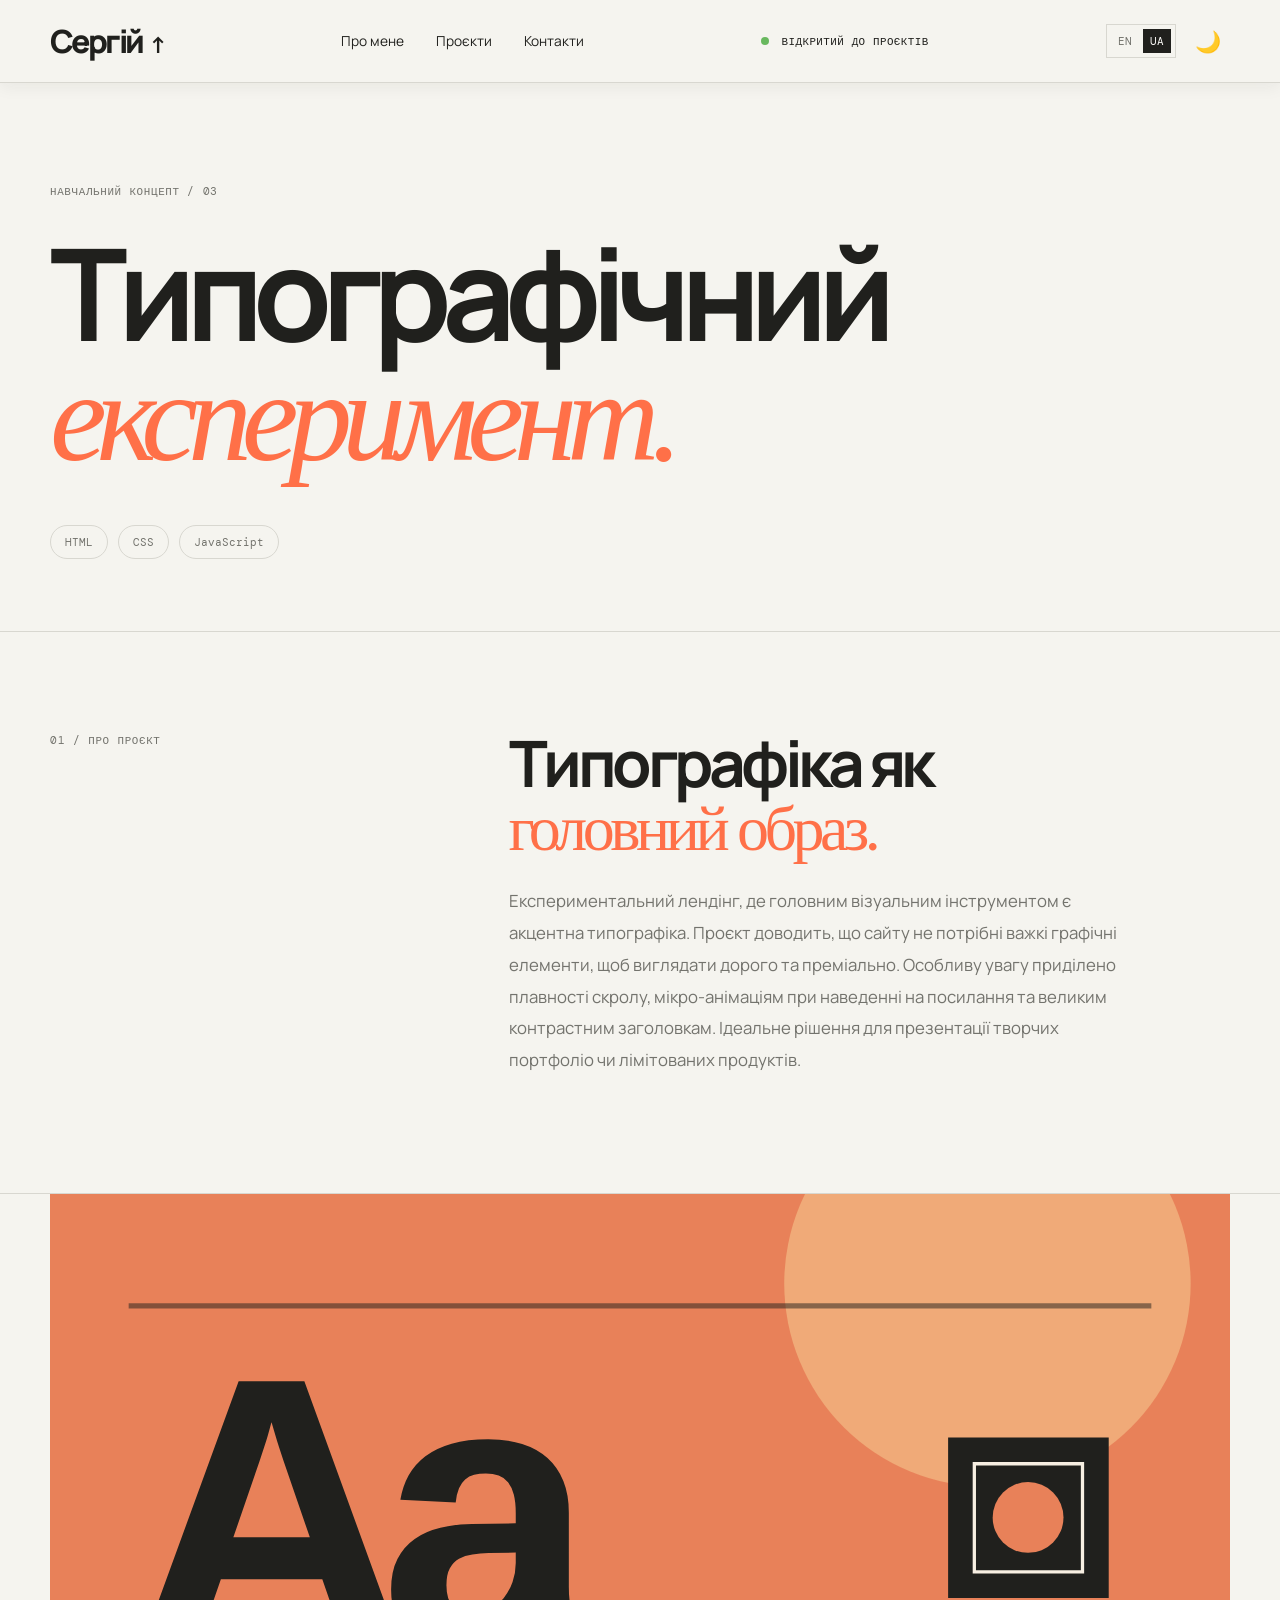
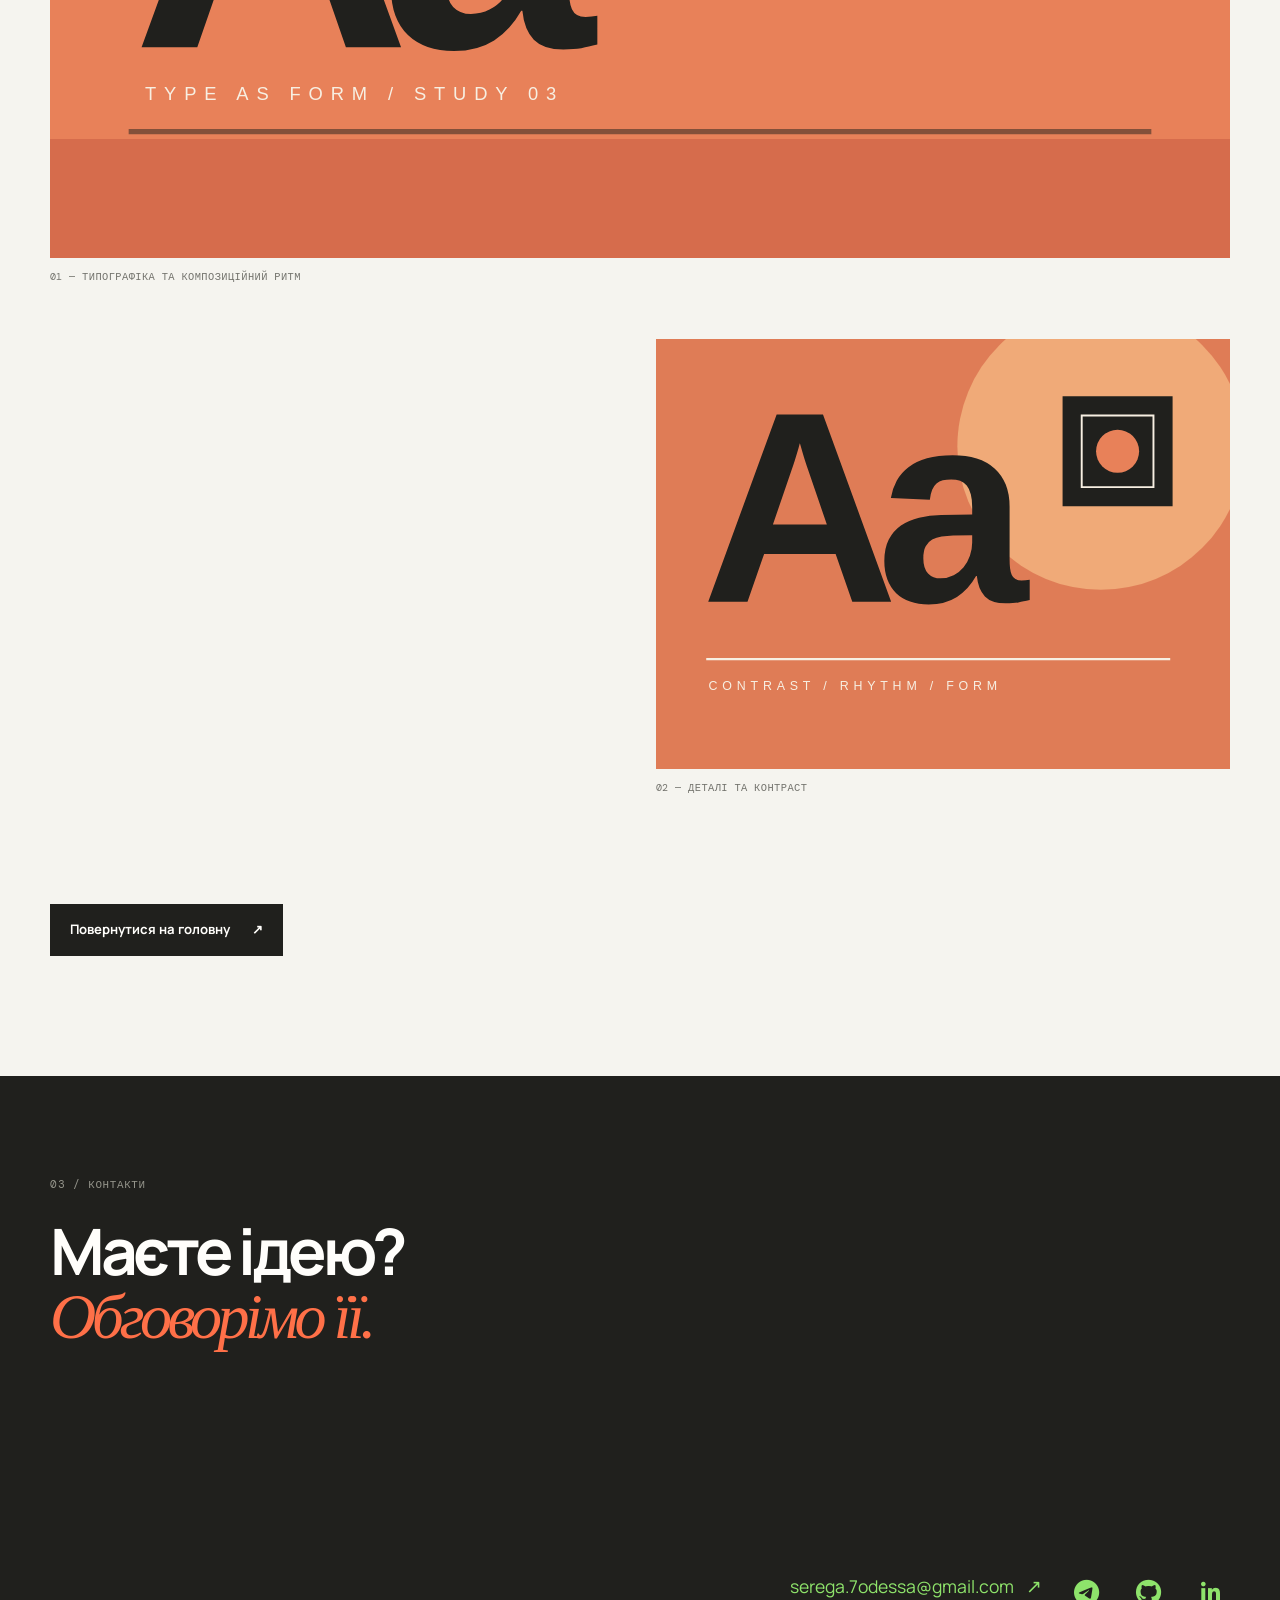
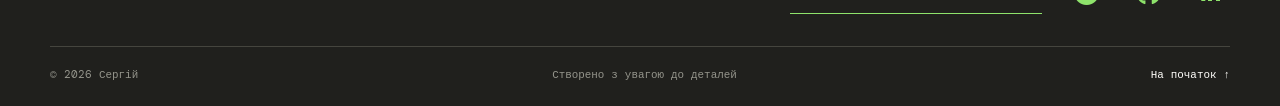
<file: project-3.html>
<!DOCTYPE html>
<html lang="uk">
  <head>
    <meta charset="UTF-8" />
    <meta name="viewport" content="width=device-width, initial-scale=1.0" />
    <meta name="description" content="Кейс проєкту «Типографічний експеримент» — дослідження виразної типографіки." />
    <meta property="og:title" content="Сергій — Frontend Developer | Портфоліо" />
    <meta property="og:description" content="Мінімалістичні та швидкі сайти без візуального шуму" />
    <meta property="og:type" content="website" />
    <meta property="og:url" content="https://layoutartist.github.io/my-first-site/project-3.html" />
    <link rel="icon" type="image/svg+xml" href="data:image/svg+xml,%3Csvg xmlns='http://www.w3.org/2000/svg' viewBox='0 0 64 64'%3E%3Crect width='64' height='64' rx='14' fill='%2320201d'/%3E%3Ctext x='32' y='45' text-anchor='middle' font-family='Arial,sans-serif' font-size='42' font-weight='700' fill='%238ee36b'%3ES%3C/text%3E%3C/svg%3E" />
    <title>Типографічний експеримент — Сергій</title>
    <link rel="preconnect" href="https://fonts.googleapis.com" />
    <link rel="preconnect" href="https://fonts.gstatic.com" crossorigin />
    <link href="https://fonts.googleapis.com/css2?family=DM+Mono:wght@400;500&family=Manrope:wght@400;500;600;700;800&display=swap" rel="stylesheet" />
    <link rel="stylesheet" href="style.css" />
    <link rel="stylesheet" href="https://cdnjs.cloudflare.com/ajax/libs/font-awesome/6.7.2/css/all.min.css" />
  </head>
  <body>
    <header class="site-header">
      <div class="container nav">
        <a class="logo" href="index-ua.html#top" title="На початок сторінки">Сергій <span>↑</span></a>
        <nav class="menu" aria-label="Головна навігація">
          <a href="index-ua.html#about">Про мене</a>
          <a href="index-ua.html#projects">Проєкти</a>
          <a href="index-ua.html#contact">Контакти</a>
        </nav>
        <a class="nav-status" href="index-ua.html#contact"><span></span> Відкритий до проєктів</a>
        <div class="nav-controls">
          <nav class="language-switch" aria-label="Оберіть мову">
            <a href="index.html" lang="en">EN</a>
            <a href="index-ua.html" lang="uk" aria-current="page">UA</a>
          </nav>
          <button id="theme-toggle" class="theme-btn" type="button" aria-label="Перемкнути тему" aria-pressed="false">🌙</button>
        </div>
      </div>
    </header>

    <main>
      <section class="case-hero">
        <div class="container">
          <p class="eyebrow">Навчальний концепт / 03</p>
          <h1>Типографічний<br /><em>експеримент.</em></h1>
          <ul class="case-tags" aria-label="Технології проєкту">
            <li class="case-tag">HTML</li>
            <li class="case-tag">CSS</li>
            <li class="case-tag">JavaScript</li>
          </ul>
        </div>
      </section>

      <section class="case-overview section">
        <div class="container split-heading">
          <p class="section-number">01 / про проєкт</p>
          <div>
            <h2>Типографіка як<br /><span>головний образ.</span></h2>
            <p class="section-lead">Експериментальний лендінг, де головним візуальним інструментом є акцентна типографіка. Проєкт доводить, що сайту не потрібні важкі графічні елементи, щоб виглядати дорого та преміально. Особливу увагу приділено плавності скролу, мікро-анімаціям при наведенні на посилання та великим контрастним заголовкам. Ідеальне рішення для презентації творчих портфоліо чи лімітованих продуктів.</p>
          </div>
        </div>
      </section>

      <section class="case-gallery container" aria-label="Зображення проєкту">
        <figure class="case-image case-image-feature">
          <img src="images/typography.svg" alt="Абстрактна типографічна композиція з контрастними формами" />
          <figcaption>01 — Типографіка та композиційний ритм</figcaption>
        </figure>
        <figure class="case-image case-image-detail">
          <img src="images/typography-detail.svg" alt="Деталь графічного експерименту з кольором і формою" loading="lazy" />
          <figcaption>02 — Деталі та контраст</figcaption>
        </figure>
      </section>

      <section class="case-return">
        <div class="container">
          <a class="button button-dark" href="index-ua.html#projects">Повернутися на головну <span>↗</span></a>
        </div>
      </section>
    </main>

    <footer id="contact" class="footer">
      <div class="container footer-top">
        <p class="section-number">03 / контакти</p>
        <h2>Маєте ідею?<br /><em>Обговорімо її.</em></h2>
        <div class="contact-links">
          <a class="contact-link" href="mailto:serega.7odessa@gmail.com">serega.7odessa@gmail.com <span>↗</span></a>
          <div class="contact-socials">
            <a class="contact-social-link contact-social-telegram" href="https://t.me/serega_dev" target="_blank" rel="noopener noreferrer" aria-label="Telegram" title="Telegram"><i class="fa-brands fa-telegram" aria-hidden="true"></i></a>
            <a class="contact-social-link contact-social-github" href="https://github.com/layoutartist" target="_blank" rel="noopener noreferrer" aria-label="GitHub" title="GitHub"><i class="fa-brands fa-github" aria-hidden="true"></i></a>
            <a class="contact-social-link contact-social-linkedin" href="#" target="_blank" rel="noopener noreferrer" aria-label="LinkedIn" title="LinkedIn"><i class="fa-brands fa-linkedin-in" aria-hidden="true"></i></a>
          </div>
        </div>
      </div>
      <div class="container footer-bottom">
        <span>© 2026 Сергій</span>
        <span>Створено з увагою до деталей</span>
        <a href="#">На початок ↑</a>
      </div>
    </footer>
    <script>
      const toggleBtn = document.getElementById('theme-toggle');
      if (localStorage.getItem('theme') === 'dark') {
        document.body.classList.add('dark-theme');
        toggleBtn.textContent = '☀️';
        toggleBtn.setAttribute('aria-pressed', 'true');
      }

      toggleBtn.addEventListener('click', () => {
        document.body.classList.toggle('dark-theme');
        if (document.body.classList.contains('dark-theme')) {
          toggleBtn.textContent = '☀️';
          toggleBtn.setAttribute('aria-pressed', 'true');
          localStorage.setItem('theme', 'dark');
        } else {
          toggleBtn.textContent = '🌙';
          toggleBtn.setAttribute('aria-pressed', 'false');
          localStorage.setItem('theme', 'light');
        }
      });
    </script>
  </body>
</html>
</file>
<file: style.css>
:root {
  --ink: #20201d;
  --muted: #73736d;
  --paper: #f5f4ef;
  --white: #fffefb;
  --acid: #8ee36b;
  --orange: #ff7048;
  --line: #d8d7d0;
  --serif: Georgia, "Times New Roman", serif;
}

* { box-sizing: border-box; }
html { overflow-x: hidden; scroll-behavior: smooth; }
body.dark-theme {
  --ink: #f5f4ef;
  --muted: #b0b0a8;
  --paper: #121212;
  --white: #20201d;
  --line: #3a3a36;
}
section[id],
footer[id] {
  scroll-margin-top: 100px;
}
body { overflow-x: clip; margin: 0; background: var(--paper); color: var(--ink); font-family: "Manrope", sans-serif; line-height: 1.5; transition: background-color 0.3s ease, color 0.3s ease; }
a { color: inherit; }
a:focus-visible {
  outline: 2px solid var(--orange);
  outline-offset: 4px;
}
.container { width: min(1180px, calc(100% - 64px)); margin: 0 auto; }
.site-header { position: sticky; top: 0; z-index: 100; border-bottom: 1px solid var(--line); background-color: var(--paper); box-shadow: 0 4px 16px rgba(32, 32, 29, .06); backdrop-filter: blur(12px); }
.nav { min-height: 82px; display: flex; align-items: center; justify-content: space-between; gap: 28px; }
.nav-controls { display: flex; align-items: center; gap: 10px; flex-shrink: 0; }
.language-switch { display: flex; align-items: center; gap: 4px; padding: 4px; border: 1px solid var(--line); font: .68rem "DM Mono", monospace; }
.language-switch a { min-width: 28px; padding: 5px 6px; text-align: center; text-decoration: none; color: var(--muted); transition: all 0.3s ease; }
.language-switch a[aria-current="page"] { background: var(--ink); color: var(--white); }
.language-switch a:not([aria-current="page"]):hover { color: var(--acid); }
.theme-btn { display: inline-flex; width: 44px; height: 44px; align-items: center; justify-content: center; padding: 8px; border: 0; background: transparent; color: inherit; cursor: pointer; font: inherit; font-size: 21px; line-height: 1; transition: transform 0.3s ease, color 0.3s ease; }
.theme-btn:hover { transform: rotate(20deg); }
.theme-btn:focus-visible { outline: 2px solid var(--orange); outline-offset: 3px; }
.logo { flex-shrink: 0; white-space: nowrap; font-size: 2rem; font-weight: 800; text-decoration: none; letter-spacing: -.08em; transition: color 0.2s ease; }
.logo:hover { color: var(--orange); }
.logo span {
  margin-left: 4px;
  font-size: 0.7em;
}
.menu { display: flex; gap: 32px; font-size: .86rem; }
.menu a, .text-link, .nav-status, .footer-bottom a { text-decoration: none; }
.menu a { position: relative; transition: all 0.3s ease; }
.menu a::after { position: absolute; right: 0; bottom: -5px; left: 0; height: 1px; background: var(--acid); content: ""; transform: scaleX(0); transform-origin: left; transition: all 0.3s ease; }
.menu a:hover { color: var(--acid); }
.menu a:hover::after { transform: scaleX(1); }
.footer-bottom a:hover, .text-link:hover { text-decoration: underline; text-underline-offset: 5px; }
.nav-status { font-family: "DM Mono", monospace; font-size: .68rem; text-transform: uppercase; letter-spacing: .04em; }
.nav-status span { width: 8px; height: 8px; background: #68b85e; border-radius: 50%; display: inline-block; margin-right: 5px; }
.hero { padding: 60px 0 34px; border-bottom: 1px solid var(--line); }
.hero-grid { display: grid; grid-template-columns: 1.3fr .7fr; gap: 60px; align-items: center; }
.eyebrow, .section-number, .art-label, .art-caption { font-family: "DM Mono", monospace; text-transform: uppercase; font-size: .68rem; letter-spacing: .06em; }
.eyebrow, .section-number { color: var(--muted); margin: 0 0 28px; }
h1, h2, h3, p { margin-top: 0; }
h1 { max-width: 700px; font-size: clamp(3.8rem, 7vw, 6rem); line-height: .93; letter-spacing: -.08em; margin-bottom: 34px; }
h1 em, h2 span, .footer h2 em { color: var(--orange); font-family: var(--serif); font-weight: 400; }
.hero-description { max-width: 440px; color: var(--muted); font-size: 1rem; margin-bottom: 16px; line-height: 1.8; }
.hero-actions { display: flex; align-items: center; gap: 28px; flex-wrap: wrap; }
.button { display: inline-flex; gap: 22px; align-items: center; padding: 16px 20px; text-decoration: none; font-size: .82rem; font-weight: 700; transition: all 0.3s ease;}
.button-dark { background: var(--ink); color: var(--white); }
.button-light { background: transparent; border: 1px solid var(--ink); color: var(--ink); }
.button-dark:hover { background: var(--orange); transform: translateY(-3px);}
.button-light:hover { background: var(--acid); transform: translateY(-3px); }
.form-submit:hover { background: var(--acid); color: var(--ink); transform: scale(1.02); }
.button:focus-visible {
  outline: 3px solid var(--orange);
  outline-offset: 4px;
}
.text-link { font-size: .82rem; font-weight: 700; }
.text-link span, .contact-link span { font-size: 1.2rem; margin-left: 8px; }
.hero-art { min-width: 0; min-height: 465px; background: var(--acid); position: relative; overflow: hidden; }
.art-label { position: absolute; left: 24px; top: 24px; z-index: 1; }
.art-caption { position: absolute; right: 24px; bottom: 20px; }
.art-circle { border-radius: 50%; position: absolute; }
.circle-one { width: 280px; height: 280px; background: var(--orange); right: -65px; top: -48px; }
.circle-two { width: 185px; height: 185px; background: var(--ink); left: -65px; bottom: -52px; }
.art-line { position: absolute; background: var(--ink); transform: rotate(-42deg); }
.line-one { width: 460px; height: 2px; top: 110px; left: -65px; }
.line-two { width: 400px; height: 2px; bottom: 122px; right: -98px; }
.code-card { position: absolute; width: min(380px, 75%); left: 50%; top: 50%; transform: translate(-50%, -50%) rotate(-4deg); background: var(--white); box-shadow: 18px 18px 0 rgba(32, 32, 29, .9); }
.code-top { height: 38px; border-bottom: 1px solid var(--line); display: flex; align-items: center; gap: 7px; padding: 0 15px; font-family: "DM Mono", monospace; font-size: .62rem; }
.code-top span { width: 7px; height: 7px; border-radius: 50%; background: var(--orange); }
.code-top span:nth-child(2) { background: var(--acid); border: 1px solid var(--ink); }
.code-top span:nth-child(3) { background: var(--ink); }
.code-top b { margin-left: auto; font-weight: 400; }
pre { padding: 22px; margin: 0; font: .82rem/1.8 "DM Mono", monospace; white-space: pre-wrap; }
code i { color: var(--orange); font-style: normal; } code strong { color: #768c00; font-weight: 500; }
.hero-bottom { padding-top: 24px; display: flex; justify-content: space-between; align-items: center; color: var(--muted); font: .66rem "DM Mono", monospace; text-transform: uppercase; letter-spacing: .05em; }
.scroll-line { width: 38%; height: 1px; background: var(--line); }
.section { padding: 130px 0; border-bottom: 1px solid var(--line); }
.split-heading { display: grid; grid-template-columns: .7fr 1.3fr; gap: 70px; }
.section h2, .footer h2 { font-size: clamp(2.8rem, 5vw, 5rem); letter-spacing: -.07em; line-height: .98; margin-bottom: 28px; }
.section-lead { max-width: 530px; color: var(--muted); font-size: 1.05rem; }
.skill-list { display: grid; grid-template-columns: repeat(3, 1fr); gap: 15px; margin-top: 54px; border-top: 1px solid var(--line); }
.skill-list div { padding-top: 15px; display: flex; flex-direction: column; gap: 8px; }
.skill-list span { font-size: 1.1rem; font-weight: 700; }
.skill-list b { color: var(--muted); font: .65rem "DM Mono", monospace; text-transform: uppercase; font-weight: 400; }
.section-heading { display: flex; justify-content: space-between; align-items: flex-start; margin-bottom: 62px; }
.section-heading h2 { margin-bottom: 0; text-align: right; }
.project-grid { display: grid; grid-template-columns: 1.4fr 1fr; gap: 52px 40px; }
.project { text-decoration: none; }
.project-large { grid-row: span 2; }
.project-visual { height: 390px; position: relative; overflow: hidden; }
.project-large .project-visual { height: 600px; }
.visual-tag { position: absolute; left: 18px; top: 18px; z-index: 1; font: .66rem "DM Mono", monospace; }
.visual-slate { background: #b7c4c1; }
.visual-lime { background: var(--acid); }
.visual-orange { background: var(--orange); }
.mockup { position: absolute; inset: 16% 12%; background: var(--white); box-shadow: 10px 10px 0 var(--ink); transition: transform 0.25s ease; }
.project-visual:hover .mockup {
  transform: scale(1.04);
}
.mockup-dashboard { padding: 32px; background: #1e2b2b; display: grid; grid-template-columns: 1fr 2fr; gap: 15px; }
.mockup-dashboard div { background: #5c7770; min-height: 35px; }
.mockup-dashboard div:nth-child(2) { grid-column: 2; grid-row: 1 / span 2; background: #dbe8d9; }
.mockup-dashboard div:nth-child(3) { grid-column: 1 / span 2; }
.mockup-shop { padding: 28px; display: flex; flex-direction: column; justify-content: space-between; background: #fbf5e8; }
.mockup-shop b { font-size: 2rem; line-height: .9; letter-spacing: -.08em; }
.mockup-shop i { font: .6rem "DM Mono", monospace; }
.mockup-type { padding: 22px; background: var(--ink); color: var(--orange); font-size: 3rem; font-weight: 800; line-height: .85; letter-spacing: -.08em; }
.mockup-type em { color: var(--white); font: 2rem var(--serif); }
.project-info { display: flex; justify-content: space-between; gap: 12px; padding-top: 17px; border-top: 1px solid var(--line); }
.project-info h3 { font-size: 1.05rem; margin-bottom: 5px; }
.project-info p { color: var(--muted); font-size: .82rem; margin: 0; }
.project-tech { display: inline-block; margin-top: 12px; color: var(--muted); font: .62rem "DM Mono", monospace; letter-spacing: .04em; text-transform: uppercase; }
.project-arrow { font-size: 1.5rem; transition: transform 0.2s ease; }
.project:hover .project-arrow { transform: translate(3px, -3px); }
.case-hero { padding: 100px 0 72px; border-bottom: 1px solid var(--line); }
.case-hero .eyebrow { margin-bottom: 34px; }
.case-hero h1 { max-width: none; font-size: clamp(4rem, 10vw, 8.5rem); margin-bottom: 48px; }
.case-tags { display: flex; flex-wrap: wrap; gap: 10px; padding: 0; margin: 0; list-style: none; }
.case-tag { padding: 9px 14px; border: 1px solid var(--line); border-radius: 999px; color: var(--muted); font: .68rem "DM Mono", monospace; }
.case-overview { padding-top: 100px; padding-bottom: 100px; }
.case-overview .section-number { margin-bottom: 0; }
.case-overview h2 { margin-bottom: 24px; }
.case-overview .section-lead { max-width: 620px; line-height: 1.9; }
.case-gallery { display: grid; grid-template-columns: 1fr 1fr; gap: 56px 32px; padding-bottom: 110px; }
.case-image { margin: 0; }
.case-image-feature { grid-column: 1 / -1; }
.case-image-detail { grid-column: 2; }
.case-image img { display: block; width: 100%; height: auto; aspect-ratio: 16 / 9; object-fit: cover; background: var(--line); }
.case-image-detail img { aspect-ratio: 4 / 3; }
.case-image figcaption { margin-top: 12px; color: var(--muted); font: .65rem "DM Mono", monospace; text-transform: uppercase; letter-spacing: .04em; }
.case-return { padding: 0 0 120px; }
.case-return .button span { display: inline-block; transition: all 0.3s ease; }
.case-return .button:hover span { transform: translateX(-4px); }
.faq-section { padding: 100px 0; border-top: 1px solid var(--line); }
.faq-heading { display: grid; grid-template-columns: .7fr 1.3fr; gap: 70px; margin-bottom: 48px; }
.faq-heading .section-number { margin-bottom: 0; }
.faq-heading h2 { font-size: clamp(2.8rem, 5vw, 5rem); letter-spacing: -.07em; line-height: .98; margin: 0; }
.faq-heading h2 span { color: var(--orange); font-family: var(--serif); font-weight: 400; }
.faq-list { max-width: 780px; margin-left: auto; border-top: 1px solid var(--line); }
.faq-item { border-bottom: 1px solid var(--line); }
.faq-item summary { position: relative; padding: 24px 48px 24px 0; color: var(--ink); cursor: pointer; font-size: 1.05rem; font-weight: 600; list-style: none; }
.faq-item summary::-webkit-details-marker { display: none; }
.faq-item summary::after { content: "+"; position: absolute; top: 50%; right: 4px; color: var(--orange); font: 1.5rem "DM Mono", monospace; transform: translateY(-50%); transition: transform .25s ease; }
.faq-item[open] summary::after { transform: translateY(-50%) rotate(45deg); }
.faq-item summary:focus-visible { outline: 2px solid var(--orange); outline-offset: 4px; }
.faq-answer { display: grid; grid-template-rows: 0fr; opacity: 0; transition: grid-template-rows .3s ease, opacity .25s ease; }
.faq-item[open] .faq-answer { grid-template-rows: 1fr; opacity: 1; }
.faq-answer > div { overflow: hidden; }
.faq-answer p { max-width: 680px; margin: 0; padding: 0 48px 24px 0; color: var(--muted); line-height: 1.8; }
.contact-form-section { padding: 100px 0; border-top: 1px solid var(--line); }
.contact-form-heading { display: grid; grid-template-columns: .7fr 1.3fr; gap: 70px; margin-bottom: 48px; }
.contact-form-heading .section-number { margin-bottom: 0; }
.contact-form-heading h2 { font-size: clamp(2.8rem, 5vw, 5rem); letter-spacing: -.07em; line-height: .98; margin-bottom: 24px; }
.contact-form-heading h2 span { color: var(--orange); font-family: var(--serif); font-weight: 400; }
.contact-form-heading .section-lead { margin-bottom: 0; }
.contact-form { max-width: 780px; margin-left: auto; }
.contact-form-fields { display: grid; grid-template-columns: 1fr 1fr; gap: 28px 24px; }
.form-field { display: flex; flex-direction: column; gap: 9px; }
.form-field label { font: .68rem "DM Mono", monospace; letter-spacing: .04em; text-transform: uppercase; }
.form-field input,
.form-field textarea { width: 100%; border: 1px solid var(--line); border-radius: 0; background: transparent; color: var(--ink); padding: 14px 16px; font: 1rem "Manrope", sans-serif; transition: border-color .2s ease, box-shadow .2s ease; }
.form-field textarea { min-height: 150px; resize: vertical; }
.form-field input:focus,
.form-field textarea:focus { outline: none; border-color: var(--orange); box-shadow: 0 0 0 2px rgba(255, 112, 72, .16); }
.form-field input:focus-visible,
.form-field textarea:focus-visible { outline: 2px solid var(--orange); outline-offset: 3px; }
.form-field-message { grid-column: 1 / -1; }
.form-submit { min-width: 220px; justify-content: space-between; margin-top: 28px; border: 0; cursor: pointer; font-family: inherit; }
.footer { background: var(--ink); color: var(--white); padding: 100px 0 25px; }
body.dark-theme .footer { background: var(--white); color: var(--ink); }
body.dark-theme .contact-link:hover { color: var(--ink); border-color: var(--ink); }
.footer-top { min-height: 470px; position: relative; }
.footer-top .section-number { color: #94948b; }
.footer h2 { max-width: 700px; }
.contact-links { position: absolute; right: 0; bottom: 32px; display: flex; flex-wrap: wrap; justify-content: flex-end; gap: 24px; }
.contact-link { color: var(--acid); font-size: 1.1rem; text-decoration: none; border-bottom: 1px solid var(--acid); padding-bottom: 12px; transition: color 0.2s ease, border-color 0.2s ease; }
.contact-link:hover { color: var(--white); border-color: var(--white); }
.contact-socials { display: flex; align-items: center; gap: 22px; }
.contact-social-link { width: 40px; height: 40px; display: inline-flex; align-items: center; justify-content: center; border-radius: 50%; color: var(--acid); font-size: 26px; text-decoration: none; transition: background-color 0.3s ease, color 0.3s ease, transform 0.3s ease; }
.contact-social-link:hover { transform: scale(1.1); }
.contact-social-telegram:hover { background-color: #26A5E4; color: #ffffff; }
.contact-social-github:hover { color: #ffffff; }
.contact-social-linkedin { border-radius: 5px; }
.contact-social-linkedin i { font-size: 22px; }
.contact-social-linkedin:hover { background-color: #0A66C2; color: #ffffff; }
.contact-social-link:focus-visible { outline: 2px solid var(--acid); outline-offset: 5px; }
.footer-bottom { padding-top: 20px; border-top: 1px solid #45453e; color: #94948b; display: flex; justify-content: space-between; gap: 20px; font: .68rem "DM Mono", monospace; }
.footer-bottom a { color: var(--white); }
body.dark-theme .footer-bottom a { color: var(--ink); transition: color 0.3s ease; }
body.dark-theme .footer-bottom a:hover { color: var(--acid); }
@media (max-width: 780px) {
  .container { width: min(100% - 36px, 600px); }
  .nav { min-height: 70px; gap: 14px; } .nav-controls { gap: 8px; } .nav-status { display: none; } .menu { gap: 15px; font-size: .75rem; }
  .hero { padding-top: 55px; } .hero-grid, .split-heading { grid-template-columns: 1fr; gap: 48px; } h1 { font-size: clamp(3.2rem, 16vw, 5.3rem); }
  .hero-art { min-height: 300px; } .code-card { width: 78%; } .hero-bottom span:last-child { display: none; } .scroll-line { width: 55%; }
  .section { padding: 82px 0; } .section-heading { display: block; } .section-heading h2 { text-align: left; margin-top: 35px; }
  .skill-list { grid-template-columns: repeat(2, 1fr); gap: 8px; } .skill-list span { font-size: .85rem; } .project-grid { grid-template-columns: 1fr; gap: 38px; } .project-large { grid-row: auto; } .project-large .project-visual, .project-visual { height: 340px; }
  .case-hero { padding: 75px 0 55px; } .case-hero h1 { font-size: clamp(3.4rem, 15vw, 6rem); } .case-overview { padding-top: 82px; padding-bottom: 82px; } .case-overview .section-number { margin-bottom: 0; } .case-gallery { grid-template-columns: 1fr; gap: 38px; padding-bottom: 80px; } .case-image-feature, .case-image-detail { grid-column: 1; } .case-return { padding-bottom: 85px; }
  .faq-section { padding: 82px 0; } .faq-heading { grid-template-columns: 1fr; gap: 32px; margin-bottom: 38px; } .faq-heading .section-number { margin-bottom: 0; } .faq-item summary { padding: 20px 42px 20px 0; font-size: .98rem; }
  .contact-form-section { padding: 82px 0; } .contact-form-heading { grid-template-columns: 1fr; gap: 32px; margin-bottom: 38px; } .contact-form-heading .section-number { margin-bottom: 0; } .contact-form { margin-left: 0; }
  .footer { padding-top: 75px; } .footer-top { min-height: 430px; } .contact-links { position: static; flex-direction: column; align-items: flex-start; gap: 16px; margin-top: 70px; } .contact-link { display: inline-block; padding-bottom: 8px; } .footer-bottom { flex-wrap: wrap; }
}

@media (max-width: 380px) {
  .nav { gap: 8px; }
  .nav-controls { gap: 5px; }
  .logo { font-size: 1.6rem; }
  .menu { gap: 5px; font-size: .62rem; }
  .language-switch { gap: 0; padding: 2px; font-size: .62rem; }
  .language-switch a { min-width: 21px; padding: 5px 3px; }
  .hero-copy { min-width: 0; }
  h1 { font-size: clamp(2.5rem, 12vw, 3.2rem); }
  .contact-form-fields { grid-template-columns: 1fr; gap: 22px; }
  .form-field-message { grid-column: auto; }
  .form-submit { width: 100%; }
}

@media (max-width: 480px) {
  .nav { flex-wrap: wrap; }
  .logo { order: 0; }
  .nav-controls { order: 1; }
  .menu { order: 2; width: 100%; justify-content: space-between; }
}

@media (prefers-reduced-motion: reduce) {
  html {
    scroll-behavior: auto;
  }

  *,
  *::before,
  *::after {
    animation-duration: 0.01ms !important;
    animation-iteration-count: 1 !important;
    scroll-behavior: auto !important;
    transition-duration: 0.01ms !important;
  }
}

/* force redeploy */
</file>
